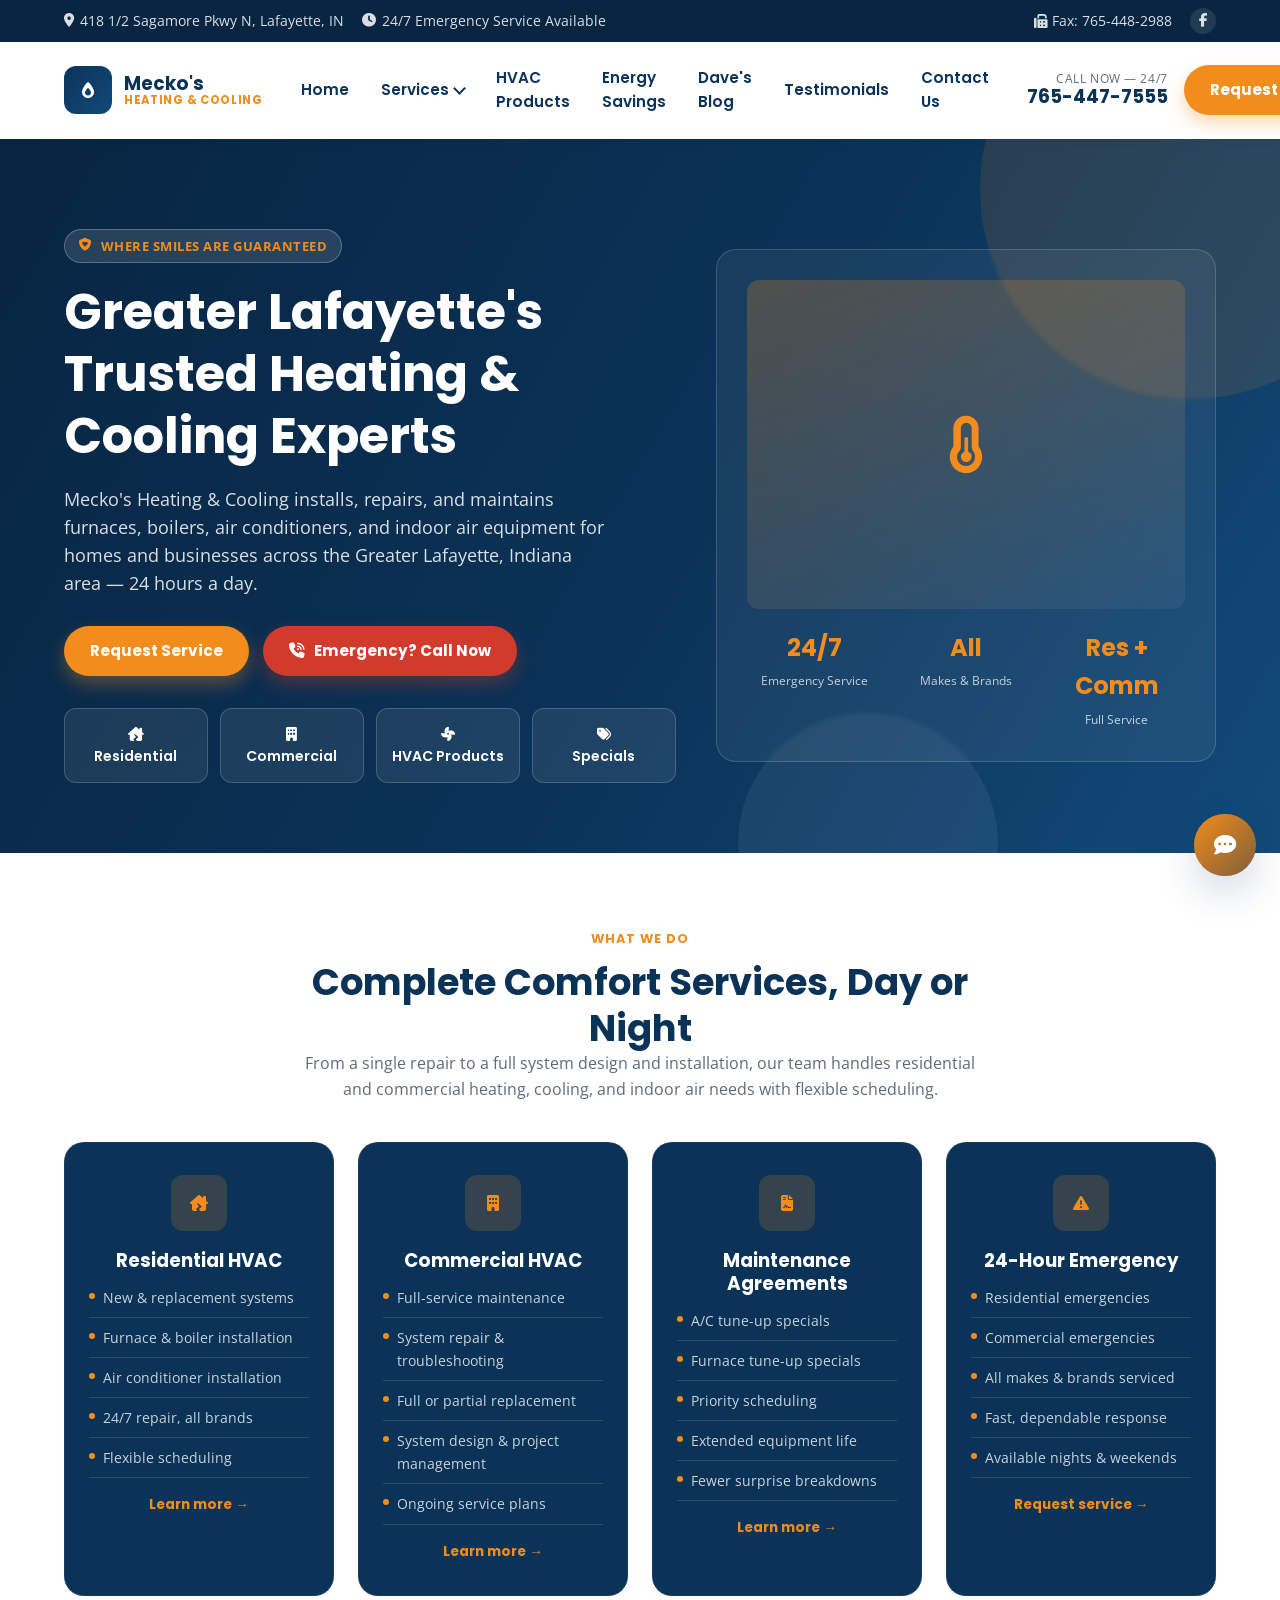
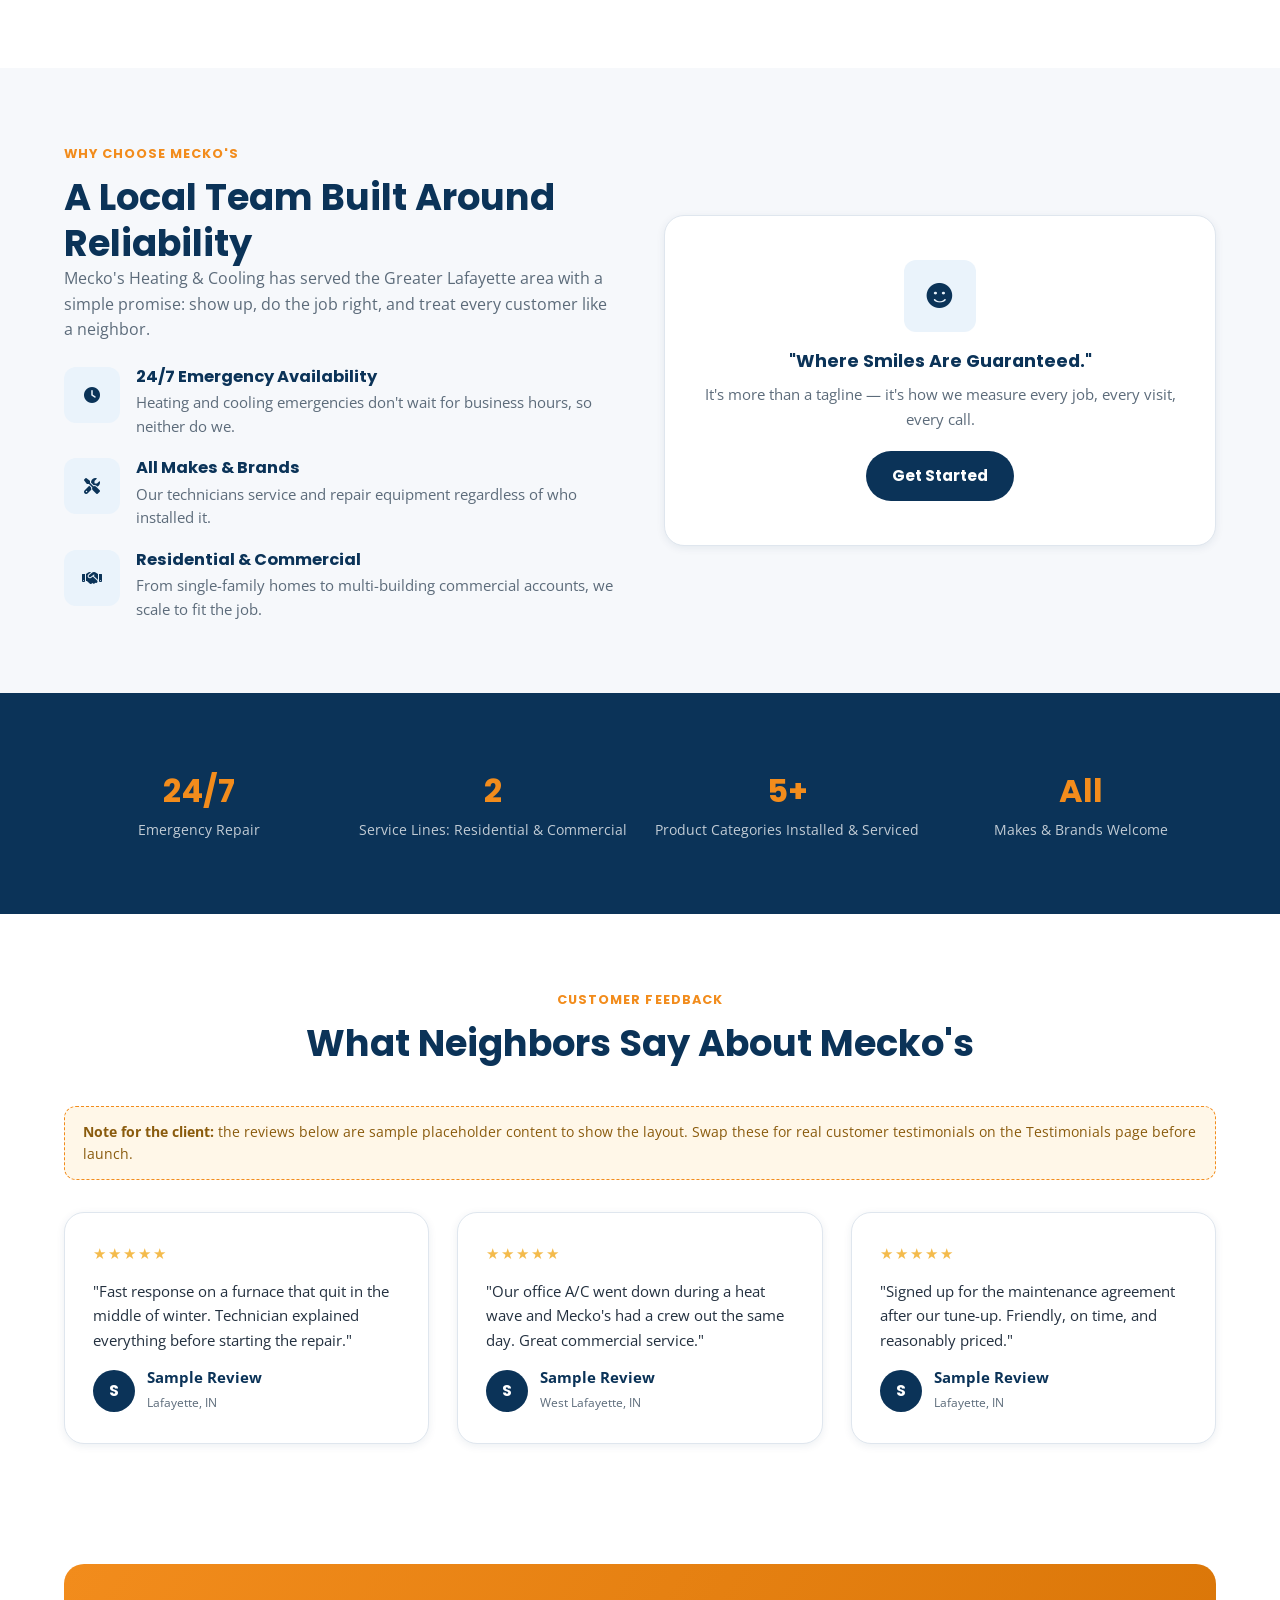
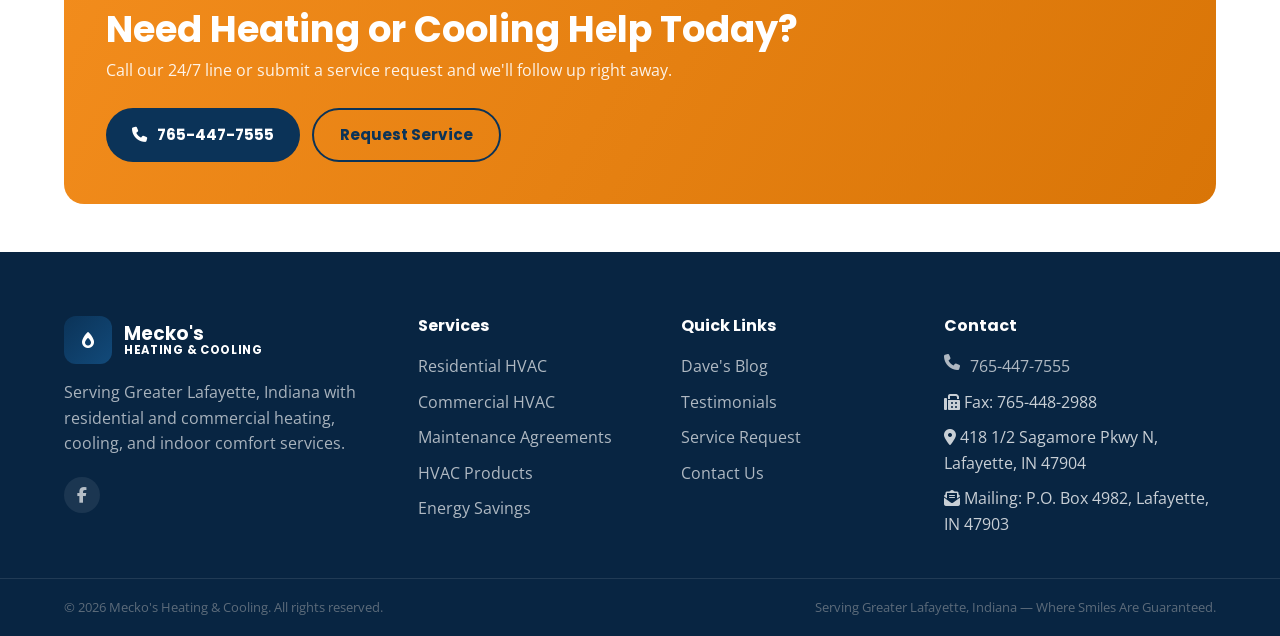
<file: index.html>
<!DOCTYPE html>
<html lang="en">
<head>
<meta charset="UTF-8" />
<meta name="viewport" content="width=device-width, initial-scale=1.0, viewport-fit=cover" />
<title>Mecko's Heating & Cooling | Greater Lafayette, IN HVAC Experts</title>
<meta name="description" content="Mecko's Heating & Cooling provides residential and commercial furnace, boiler, and A/C repair, installation, and maintenance in Greater Lafayette, Indiana. 24/7 emergency service." />
<link rel="preconnect" href="https://fonts.googleapis.com" />
<link rel="preconnect" href="https://fonts.gstatic.com" crossorigin />
<link href="https://fonts.googleapis.com/css2?family=Open+Sans:wght@400;600;700&family=Poppins:wght@600;700;800&display=swap" rel="stylesheet" />
<link rel="stylesheet" href="https://cdnjs.cloudflare.com/ajax/libs/font-awesome/6.5.1/css/all.min.css" />
<link rel="stylesheet" href="css/base.css" />
<link rel="stylesheet" href="css/layout.css" />
<link rel="stylesheet" href="css/components.css" />
<link rel="stylesheet" href="css/responsive.css" />
</head>
<body>
<a class="skip-link" href="#main">Skip to content</a>

<!-- ================= TOP BAR ================= -->
<div class="topbar">
  <div class="container">
    <div class="topbar__left">
      <span><i class="fa-solid fa-location-dot"></i> 418 1/2 Sagamore Pkwy N, Lafayette, IN</span>
      <span class="hide-mobile"><i class="fa-solid fa-clock"></i> 24/7 Emergency Service Available</span>
    </div>
    <div class="topbar__right">
      <span class="hide-mobile-sm"><i class="fa-solid fa-fax"></i> Fax: 765-448-2988</span>
      <div class="topbar__social">
        <a href="https://facebook.com/meckosheating" target="_blank" rel="noopener" aria-label="Mecko's on Facebook"><i class="fa-brands fa-facebook-f"></i></a>
      </div>
    </div>
  </div>
</div>

<!-- ================= HEADER / NAV ================= -->
<header class="site-header">
  <div class="container">
    <a href="index.html" class="logo">
      <span class="logo__mark"><i class="fa-solid fa-fire-flame-simple"></i></span>
      <span class="logo__text"><strong>Mecko's</strong><span>Heating &amp; Cooling</span></span>
    </a>

    <nav class="main-nav" aria-label="Main navigation">
      <ul>
        <li><a href="index.html" class="nav-link">Home</a></li>
        <li class="has-dropdown">
          <a href="services.html" class="nav-link">Services <span class="nav-caret"></span></a>
          <div class="dropdown">
            <a href="services.html#residential">Residential HVAC</a>
            <a href="services.html#commercial">Commercial HVAC</a>
            <a href="services.html#maintenance">Maintenance Agreements</a>
            <a href="services.html#emergency">24/7 Emergency Service</a>
          </div>
        </li>
        <li><a href="products.html" class="nav-link">HVAC Products</a></li>
        <li><a href="energy-savings.html" class="nav-link">Energy Savings</a></li>
        <li><a href="blog.html" class="nav-link">Dave's Blog</a></li>
        <li><a href="testimonials.html" class="nav-link">Testimonials</a></li>
        <li><a href="contact.html" class="nav-link">Contact Us</a></li>
      </ul>
      <div class="nav-mobile-cta">
        <a href="contact.html" class="btn btn-primary btn-block">Request Service</a>
      </div>
    </nav>

    <div class="header-cta">
      <div class="header-cta__phone">
        <small>Call Now — 24/7</small>
        <a href="tel:7654477555">765-447-7555</a>
      </div>
      <a href="contact.html" class="btn btn-primary">Request Service</a>
      <button class="nav-toggle" aria-label="Toggle menu" aria-expanded="false">
        <span></span><span></span><span></span>
      </button>
    </div>
  </div>
</header>
<div class="nav-backdrop"></div>

<main id="main">

  <!-- ================= HERO ================= -->
  <section class="hero">
    <div class="container">
      <div class="hero__copy">
        <span class="hero__eyebrow"><i class="fa-solid fa-shield-heart"></i> Where Smiles Are Guaranteed</span>
        <h1>Greater Lafayette's Trusted Heating &amp; Cooling Experts</h1>
        <p class="lead">Mecko's Heating &amp; Cooling installs, repairs, and maintains furnaces, boilers, air conditioners, and indoor air equipment for homes and businesses across the Greater Lafayette, Indiana area — 24 hours a day.</p>
        <div class="hero__actions">
          <a href="contact.html" class="btn btn-primary">Request Service</a>
          <a href="tel:7654477555" class="btn btn-emergency"><i class="fa-solid fa-phone-volume"></i> Emergency? Call Now</a>
        </div>
        <div class="hero__quicklinks">
          <a href="services.html#residential"><i class="fa-solid fa-house-chimney-crack"></i><br />Residential</a>
          <a href="services.html#commercial"><i class="fa-solid fa-building"></i><br />Commercial</a>
          <a href="products.html"><i class="fa-solid fa-fan"></i><br />HVAC Products</a>
          <a href="energy-savings.html"><i class="fa-solid fa-tags"></i><br />Specials</a>
        </div>
      </div>
      <div class="hero__panel">
        <div class="hero__panel-icon">
          <i class="fa-solid fa-temperature-half" style="font-size:3.6rem;color:#f28c1c;"></i>
        </div>
        <div class="hero__stats">
          <div><strong>24/7</strong><span>Emergency Service</span></div>
          <div><strong>All</strong><span>Makes &amp; Brands</span></div>
          <div><strong>Res +<br />Comm</strong><span>Full Service</span></div>
        </div>
      </div>
    </div>
  </section>

  <!-- ================= SERVICE CARDS ================= -->
  <section class="section">
    <div class="container">
      <div class="section-title center">
        <span class="eyebrow">What We Do</span>
        <h2>Complete Comfort Services, Day or Night</h2>
        <p>From a single repair to a full system design and installation, our team handles residential and commercial heating, cooling, and indoor air needs with flexible scheduling.</p>
      </div>
      <div class="service-cards">
        <article class="service-card">
          <div class="icon-badge"><i class="fa-solid fa-house-chimney-crack"></i></div>
          <h3>Residential HVAC</h3>
          <ul>
            <li>New &amp; replacement systems</li>
            <li>Furnace &amp; boiler installation</li>
            <li>Air conditioner installation</li>
            <li>24/7 repair, all brands</li>
            <li>Flexible scheduling</li>
          </ul>
          <a class="card-link" href="services.html#residential">Learn more &rarr;</a>
        </article>
        <article class="service-card">
          <div class="icon-badge"><i class="fa-solid fa-building"></i></div>
          <h3>Commercial HVAC</h3>
          <ul>
            <li>Full-service maintenance</li>
            <li>System repair &amp; troubleshooting</li>
            <li>Full or partial replacement</li>
            <li>System design &amp; project management</li>
            <li>Ongoing service plans</li>
          </ul>
          <a class="card-link" href="services.html#commercial">Learn more &rarr;</a>
        </article>
        <article class="service-card">
          <div class="icon-badge"><i class="fa-solid fa-file-contract"></i></div>
          <h3>Maintenance Agreements</h3>
          <ul>
            <li>A/C tune-up specials</li>
            <li>Furnace tune-up specials</li>
            <li>Priority scheduling</li>
            <li>Extended equipment life</li>
            <li>Fewer surprise breakdowns</li>
          </ul>
          <a class="card-link" href="energy-savings.html">Learn more &rarr;</a>
        </article>
        <article class="service-card">
          <div class="icon-badge"><i class="fa-solid fa-triangle-exclamation"></i></div>
          <h3>24-Hour Emergency</h3>
          <ul>
            <li>Residential emergencies</li>
            <li>Commercial emergencies</li>
            <li>All makes &amp; brands serviced</li>
            <li>Fast, dependable response</li>
            <li>Available nights &amp; weekends</li>
          </ul>
          <a class="card-link" href="contact.html">Request service &rarr;</a>
        </article>
      </div>
    </div>
  </section>

  <!-- ================= WHY CHOOSE US ================= -->
  <section class="section bg-off-white">
    <div class="container split">
      <div>
        <span class="eyebrow">Why Choose Mecko's</span>
        <h2>A Local Team Built Around Reliability</h2>
        <p style="margin-bottom:24px;">Mecko's Heating &amp; Cooling has served the Greater Lafayette area with a simple promise: show up, do the job right, and treat every customer like a neighbor.</p>
        <div class="feature-list">
          <div class="feature-item">
            <div class="icon-badge"><i class="fa-solid fa-clock"></i></div>
            <div>
              <h4>24/7 Emergency Availability</h4>
              <p>Heating and cooling emergencies don't wait for business hours, so neither do we.</p>
            </div>
          </div>
          <div class="feature-item">
            <div class="icon-badge"><i class="fa-solid fa-screwdriver-wrench"></i></div>
            <div>
              <h4>All Makes &amp; Brands</h4>
              <p>Our technicians service and repair equipment regardless of who installed it.</p>
            </div>
          </div>
          <div class="feature-item">
            <div class="icon-badge"><i class="fa-solid fa-handshake"></i></div>
            <div>
              <h4>Residential &amp; Commercial</h4>
              <p>From single-family homes to multi-building commercial accounts, we scale to fit the job.</p>
            </div>
          </div>
        </div>
      </div>
      <div class="split__media">
        <div class="card" style="text-align:center;padding:44px 28px;">
          <div class="icon-badge" style="margin-inline:auto;width:72px;height:72px;font-size:1.6rem;"><i class="fa-solid fa-smile"></i></div>
          <h3 style="margin-top:18px;">"Where Smiles Are Guaranteed."</h3>
          <p style="margin-top:10px;">It's more than a tagline — it's how we measure every job, every visit, every call.</p>
          <a href="contact.html" class="btn btn-navy" style="margin-top:20px;">Get Started</a>
        </div>
      </div>
    </div>
  </section>

  <!-- ================= STATS / CTA STRIP ================= -->
  <section class="section bg-navy">
    <div class="container">
      <div class="stats-strip">
        <div><strong>24/7</strong><span>Emergency Repair</span></div>
        <div><strong>2</strong><span>Service Lines: Residential &amp; Commercial</span></div>
        <div><strong>5+</strong><span>Product Categories Installed &amp; Serviced</span></div>
        <div><strong>All</strong><span>Makes &amp; Brands Welcome</span></div>
      </div>
    </div>
  </section>

  <!-- ================= TESTIMONIAL PREVIEW ================= -->
  <section class="section">
    <div class="container">
      <div class="section-title center">
        <span class="eyebrow">Customer Feedback</span>
        <h2>What Neighbors Say About Mecko's</h2>
      </div>
      <div class="placeholder-note">
        <strong>Note for the client:</strong> the reviews below are sample placeholder content to show the layout. Swap these for real customer testimonials on the <a href="testimonials.html">Testimonials page</a> before launch.
      </div>
      <div class="grid grid-3">
        <div class="testimonial-card">
          <div class="stars">&#9733;&#9733;&#9733;&#9733;&#9733;</div>
          <p class="quote">"Fast response on a furnace that quit in the middle of winter. Technician explained everything before starting the repair."</p>
          <div class="author">
            <div class="avatar">S</div>
            <div><strong>Sample Review</strong><span>Lafayette, IN</span></div>
          </div>
        </div>
        <div class="testimonial-card">
          <div class="stars">&#9733;&#9733;&#9733;&#9733;&#9733;</div>
          <p class="quote">"Our office A/C went down during a heat wave and Mecko's had a crew out the same day. Great commercial service."</p>
          <div class="author">
            <div class="avatar">S</div>
            <div><strong>Sample Review</strong><span>West Lafayette, IN</span></div>
          </div>
        </div>
        <div class="testimonial-card">
          <div class="stars">&#9733;&#9733;&#9733;&#9733;&#9733;</div>
          <p class="quote">"Signed up for the maintenance agreement after our tune-up. Friendly, on time, and reasonably priced."</p>
          <div class="author">
            <div class="avatar">S</div>
            <div><strong>Sample Review</strong><span>Lafayette, IN</span></div>
          </div>
        </div>
      </div>
    </div>
  </section>

  <!-- ================= CTA BANNER ================= -->
  <section class="section-tight">
    <div class="container">
      <div class="cta-banner">
        <div>
          <h2>Need Heating or Cooling Help Today?</h2>
          <p>Call our 24/7 line or submit a service request and we'll follow up right away.</p>
        </div>
        <div style="display:flex;gap:12px;flex-wrap:wrap;">
          <a href="tel:7654477555" class="btn btn-navy"><i class="fa-solid fa-phone"></i> 765-447-7555</a>
          <a href="contact.html" class="btn btn-outline" style="color:#0b3358;border-color:#0b3358;">Request Service</a>
        </div>
      </div>
    </div>
  </section>

</main>

<!-- ================= FOOTER ================= -->
<footer class="site-footer">
  <div class="footer-top">
    <div class="container footer-grid">
      <div class="footer-col footer-brand">
        <a href="index.html" class="logo">
          <span class="logo__mark"><i class="fa-solid fa-fire-flame-simple"></i></span>
          <span class="logo__text"><strong>Mecko's</strong><span>Heating &amp; Cooling</span></span>
        </a>
        <p>Serving Greater Lafayette, Indiana with residential and commercial heating, cooling, and indoor comfort services.</p>
        <div class="footer-social">
          <a href="https://facebook.com/meckosheating" target="_blank" rel="noopener" aria-label="Facebook"><i class="fa-brands fa-facebook-f"></i></a>
        </div>
      </div>
      <div class="footer-col">
        <h4>Services</h4>
        <ul>
          <li><a href="services.html#residential">Residential HVAC</a></li>
          <li><a href="services.html#commercial">Commercial HVAC</a></li>
          <li><a href="services.html#maintenance">Maintenance Agreements</a></li>
          <li><a href="products.html">HVAC Products</a></li>
          <li><a href="energy-savings.html">Energy Savings</a></li>
        </ul>
      </div>
      <div class="footer-col">
        <h4>Quick Links</h4>
        <ul>
          <li><a href="blog.html">Dave's Blog</a></li>
          <li><a href="testimonials.html">Testimonials</a></li>
          <li><a href="contact.html">Service Request</a></li>
          <li><a href="contact.html">Contact Us</a></li>
        </ul>
      </div>
      <div class="footer-col">
        <h4>Contact</h4>
        <address>
          <a href="tel:7654477555"><i class="fa-solid fa-phone"></i> 765-447-7555</a>
          <span><i class="fa-solid fa-fax"></i> Fax: 765-448-2988</span>
          <span><i class="fa-solid fa-location-dot"></i> 418 1/2 Sagamore Pkwy N, Lafayette, IN 47904</span>
          <span><i class="fa-solid fa-envelope-open-text"></i> Mailing: P.O. Box 4982, Lafayette, IN 47903</span>
        </address>
      </div>
    </div>
  </div>
  <div class="footer-bottom">
    <div class="container">
      <p>&copy; <span id="year"></span> Mecko's Heating &amp; Cooling. All rights reserved.</p>
      <p>Serving Greater Lafayette, Indiana — Where Smiles Are Guaranteed.</p>
    </div>
  </div>
</footer>

<!-- ================= AI ASSISTANT (placeholder entry point) ================= -->
<div class="ai-assistant-launcher" role="button" tabindex="0" aria-label="Open AI assistant" aria-expanded="false">
  <span class="pulse"></span>
  <i class="fa-solid fa-comment-dots" style="position:relative;z-index:1;font-size:1.4rem;"></i>
</div>
<div class="ai-assistant-panel" aria-hidden="true">
  <div class="ai-assistant-panel__header">
    <div>
      <h4>Mecko's Assistant</h4>
      <span>Prepared for future AI integration</span>
    </div>
    <button class="ai-assistant-panel__close" aria-label="Close assistant">&times;</button>
  </div>
  <div class="ai-assistant-panel__body">
    <span class="badge-soon">Coming soon</span>
    <p>This assistant panel is a placeholder UI, ready for a future AI backend. For real help right now, call us at <a href="tel:7654477555">765-447-7555</a>.</p>
  </div>
  <form class="ai-assistant-panel__input" data-demo="true">
    <input type="text" placeholder="Type a message..." aria-label="Message" />
    <button type="submit" aria-label="Send"><i class="fa-solid fa-paper-plane"></i></button>
  </form>
</div>

<script src="js/main.js"></script>
<script src="js/ai-assistant.js"></script>
<script>document.getElementById('year').textContent = new Date().getFullYear();</script>
</body>
</html>
</file>
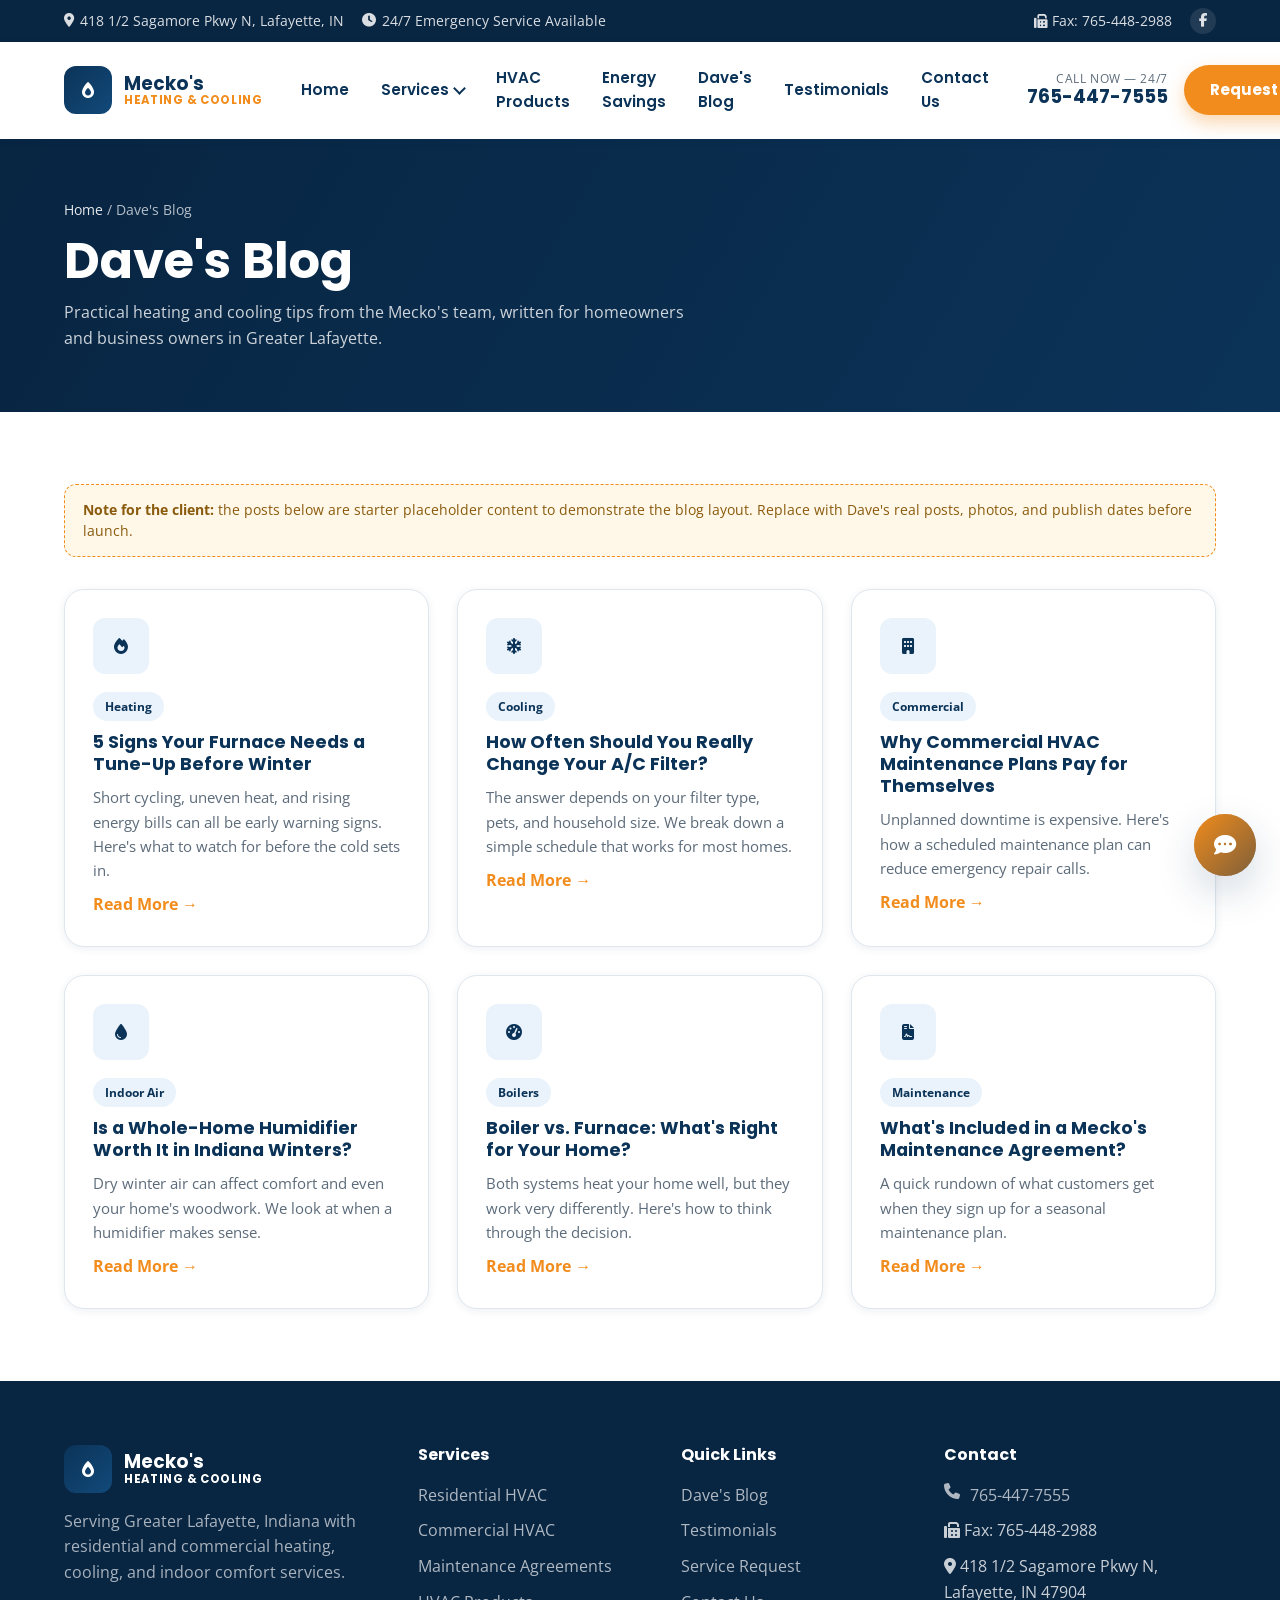
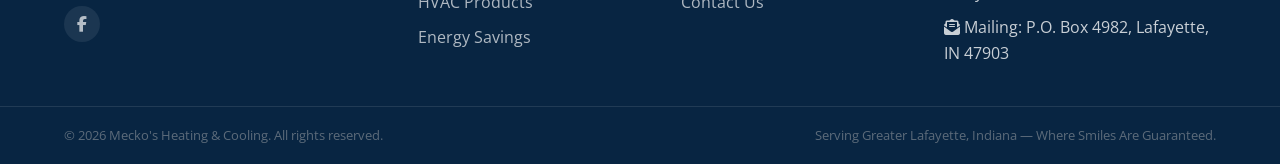
<file: blog.html>
<!DOCTYPE html>
<html lang="en">
<head>
<meta charset="UTF-8" />
<meta name="viewport" content="width=device-width, initial-scale=1.0, viewport-fit=cover" />
<title>Dave's Blog | Mecko's Heating & Cooling</title>
<meta name="description" content="Heating and cooling tips from the team at Mecko's Heating & Cooling in Greater Lafayette, IN." />
<link rel="preconnect" href="https://fonts.googleapis.com" />
<link rel="preconnect" href="https://fonts.gstatic.com" crossorigin />
<link href="https://fonts.googleapis.com/css2?family=Open+Sans:wght@400;600;700&family=Poppins:wght@600;700;800&display=swap" rel="stylesheet" />
<link rel="stylesheet" href="https://cdnjs.cloudflare.com/ajax/libs/font-awesome/6.5.1/css/all.min.css" />
<link rel="stylesheet" href="css/base.css" />
<link rel="stylesheet" href="css/layout.css" />
<link rel="stylesheet" href="css/components.css" />
<link rel="stylesheet" href="css/responsive.css" />
</head>
<body>
<a class="skip-link" href="#main">Skip to content</a>

<div class="topbar">
  <div class="container">
    <div class="topbar__left">
      <span><i class="fa-solid fa-location-dot"></i> 418 1/2 Sagamore Pkwy N, Lafayette, IN</span>
      <span class="hide-mobile"><i class="fa-solid fa-clock"></i> 24/7 Emergency Service Available</span>
    </div>
    <div class="topbar__right">
      <span class="hide-mobile-sm"><i class="fa-solid fa-fax"></i> Fax: 765-448-2988</span>
      <div class="topbar__social">
        <a href="https://facebook.com/meckosheating" target="_blank" rel="noopener" aria-label="Mecko's on Facebook"><i class="fa-brands fa-facebook-f"></i></a>
      </div>
    </div>
  </div>
</div>

<header class="site-header">
  <div class="container">
    <a href="index.html" class="logo">
      <span class="logo__mark"><i class="fa-solid fa-fire-flame-simple"></i></span>
      <span class="logo__text"><strong>Mecko's</strong><span>Heating &amp; Cooling</span></span>
    </a>
    <nav class="main-nav" aria-label="Main navigation">
      <ul>
        <li><a href="index.html" class="nav-link">Home</a></li>
        <li class="has-dropdown">
          <a href="services.html" class="nav-link">Services <span class="nav-caret"></span></a>
          <div class="dropdown">
            <a href="services.html#residential">Residential HVAC</a>
            <a href="services.html#commercial">Commercial HVAC</a>
            <a href="services.html#maintenance">Maintenance Agreements</a>
            <a href="services.html#emergency">24/7 Emergency Service</a>
          </div>
        </li>
        <li><a href="products.html" class="nav-link">HVAC Products</a></li>
        <li><a href="energy-savings.html" class="nav-link">Energy Savings</a></li>
        <li><a href="blog.html" class="nav-link">Dave's Blog</a></li>
        <li><a href="testimonials.html" class="nav-link">Testimonials</a></li>
        <li><a href="contact.html" class="nav-link">Contact Us</a></li>
      </ul>
      <div class="nav-mobile-cta">
        <a href="contact.html" class="btn btn-primary btn-block">Request Service</a>
      </div>
    </nav>
    <div class="header-cta">
      <div class="header-cta__phone">
        <small>Call Now — 24/7</small>
        <a href="tel:7654477555">765-447-7555</a>
      </div>
      <a href="contact.html" class="btn btn-primary">Request Service</a>
      <button class="nav-toggle" aria-label="Toggle menu" aria-expanded="false">
        <span></span><span></span><span></span>
      </button>
    </div>
  </div>
</header>
<div class="nav-backdrop"></div>

<main id="main">

  <section class="page-hero">
    <div class="container">
      <p class="breadcrumbs"><a href="index.html">Home</a> / Dave's Blog</p>
      <h1>Dave's Blog</h1>
      <p>Practical heating and cooling tips from the Mecko's team, written for homeowners and business owners in Greater Lafayette.</p>
    </div>
  </section>

  <section class="section">
    <div class="container">
      <div class="placeholder-note">
        <strong>Note for the client:</strong> the posts below are starter placeholder content to demonstrate the blog layout. Replace with Dave's real posts, photos, and publish dates before launch.
      </div>

      <div class="grid grid-3">
        <article class="card">
          <div class="icon-badge"><i class="fa-solid fa-fire"></i></div>
          <span class="tag" style="margin-bottom:10px;display:inline-block;">Heating</span>
          <h3>5 Signs Your Furnace Needs a Tune-Up Before Winter</h3>
          <p>Short cycling, uneven heat, and rising energy bills can all be early warning signs. Here's what to watch for before the cold sets in.</p>
          <a href="#" class="card-link" style="color:var(--color-orange);font-weight:700;display:inline-block;margin-top:10px;">Read More &rarr;</a>
        </article>

        <article class="card">
          <div class="icon-badge"><i class="fa-solid fa-snowflake"></i></div>
          <span class="tag" style="margin-bottom:10px;display:inline-block;">Cooling</span>
          <h3>How Often Should You Really Change Your A/C Filter?</h3>
          <p>The answer depends on your filter type, pets, and household size. We break down a simple schedule that works for most homes.</p>
          <a href="#" class="card-link" style="color:var(--color-orange);font-weight:700;display:inline-block;margin-top:10px;">Read More &rarr;</a>
        </article>

        <article class="card">
          <div class="icon-badge"><i class="fa-solid fa-building"></i></div>
          <span class="tag" style="margin-bottom:10px;display:inline-block;">Commercial</span>
          <h3>Why Commercial HVAC Maintenance Plans Pay for Themselves</h3>
          <p>Unplanned downtime is expensive. Here's how a scheduled maintenance plan can reduce emergency repair calls.</p>
          <a href="#" class="card-link" style="color:var(--color-orange);font-weight:700;display:inline-block;margin-top:10px;">Read More &rarr;</a>
        </article>

        <article class="card">
          <div class="icon-badge"><i class="fa-solid fa-droplet"></i></div>
          <span class="tag" style="margin-bottom:10px;display:inline-block;">Indoor Air</span>
          <h3>Is a Whole-Home Humidifier Worth It in Indiana Winters?</h3>
          <p>Dry winter air can affect comfort and even your home's woodwork. We look at when a humidifier makes sense.</p>
          <a href="#" class="card-link" style="color:var(--color-orange);font-weight:700;display:inline-block;margin-top:10px;">Read More &rarr;</a>
        </article>

        <article class="card">
          <div class="icon-badge"><i class="fa-solid fa-gauge-high"></i></div>
          <span class="tag" style="margin-bottom:10px;display:inline-block;">Boilers</span>
          <h3>Boiler vs. Furnace: What's Right for Your Home?</h3>
          <p>Both systems heat your home well, but they work very differently. Here's how to think through the decision.</p>
          <a href="#" class="card-link" style="color:var(--color-orange);font-weight:700;display:inline-block;margin-top:10px;">Read More &rarr;</a>
        </article>

        <article class="card">
          <div class="icon-badge"><i class="fa-solid fa-file-contract"></i></div>
          <span class="tag" style="margin-bottom:10px;display:inline-block;">Maintenance</span>
          <h3>What's Included in a Mecko's Maintenance Agreement?</h3>
          <p>A quick rundown of what customers get when they sign up for a seasonal maintenance plan.</p>
          <a href="#" class="card-link" style="color:var(--color-orange);font-weight:700;display:inline-block;margin-top:10px;">Read More &rarr;</a>
        </article>
      </div>
    </div>
  </section>

</main>

<footer class="site-footer">
  <div class="footer-top">
    <div class="container footer-grid">
      <div class="footer-col footer-brand">
        <a href="index.html" class="logo">
          <span class="logo__mark"><i class="fa-solid fa-fire-flame-simple"></i></span>
          <span class="logo__text"><strong>Mecko's</strong><span>Heating &amp; Cooling</span></span>
        </a>
        <p>Serving Greater Lafayette, Indiana with residential and commercial heating, cooling, and indoor comfort services.</p>
        <div class="footer-social">
          <a href="https://facebook.com/meckosheating" target="_blank" rel="noopener" aria-label="Facebook"><i class="fa-brands fa-facebook-f"></i></a>
        </div>
      </div>
      <div class="footer-col">
        <h4>Services</h4>
        <ul>
          <li><a href="services.html#residential">Residential HVAC</a></li>
          <li><a href="services.html#commercial">Commercial HVAC</a></li>
          <li><a href="services.html#maintenance">Maintenance Agreements</a></li>
          <li><a href="products.html">HVAC Products</a></li>
          <li><a href="energy-savings.html">Energy Savings</a></li>
        </ul>
      </div>
      <div class="footer-col">
        <h4>Quick Links</h4>
        <ul>
          <li><a href="blog.html">Dave's Blog</a></li>
          <li><a href="testimonials.html">Testimonials</a></li>
          <li><a href="contact.html">Service Request</a></li>
          <li><a href="contact.html">Contact Us</a></li>
        </ul>
      </div>
      <div class="footer-col">
        <h4>Contact</h4>
        <address>
          <a href="tel:7654477555"><i class="fa-solid fa-phone"></i> 765-447-7555</a>
          <span><i class="fa-solid fa-fax"></i> Fax: 765-448-2988</span>
          <span><i class="fa-solid fa-location-dot"></i> 418 1/2 Sagamore Pkwy N, Lafayette, IN 47904</span>
          <span><i class="fa-solid fa-envelope-open-text"></i> Mailing: P.O. Box 4982, Lafayette, IN 47903</span>
        </address>
      </div>
    </div>
  </div>
  <div class="footer-bottom">
    <div class="container">
      <p>&copy; <span id="year"></span> Mecko's Heating &amp; Cooling. All rights reserved.</p>
      <p>Serving Greater Lafayette, Indiana — Where Smiles Are Guaranteed.</p>
    </div>
  </div>
</footer>

<div class="ai-assistant-launcher" role="button" tabindex="0" aria-label="Open AI assistant" aria-expanded="false">
  <span class="pulse"></span>
  <i class="fa-solid fa-comment-dots" style="position:relative;z-index:1;font-size:1.4rem;"></i>
</div>
<div class="ai-assistant-panel" aria-hidden="true">
  <div class="ai-assistant-panel__header">
    <div>
      <h4>Mecko's Assistant</h4>
      <span>Prepared for future AI integration</span>
    </div>
    <button class="ai-assistant-panel__close" aria-label="Close assistant">&times;</button>
  </div>
  <div class="ai-assistant-panel__body">
    <span class="badge-soon">Coming soon</span>
    <p>This assistant panel is a placeholder UI, ready for a future AI backend. For real help right now, call us at <a href="tel:7654477555">765-447-7555</a>.</p>
  </div>
  <form class="ai-assistant-panel__input" data-demo="true">
    <input type="text" placeholder="Type a message..." aria-label="Message" />
    <button type="submit" aria-label="Send"><i class="fa-solid fa-paper-plane"></i></button>
  </form>
</div>

<script src="js/main.js"></script>
<script src="js/ai-assistant.js"></script>
<script>document.getElementById('year').textContent = new Date().getFullYear();</script>
</body>
</html>
</file>
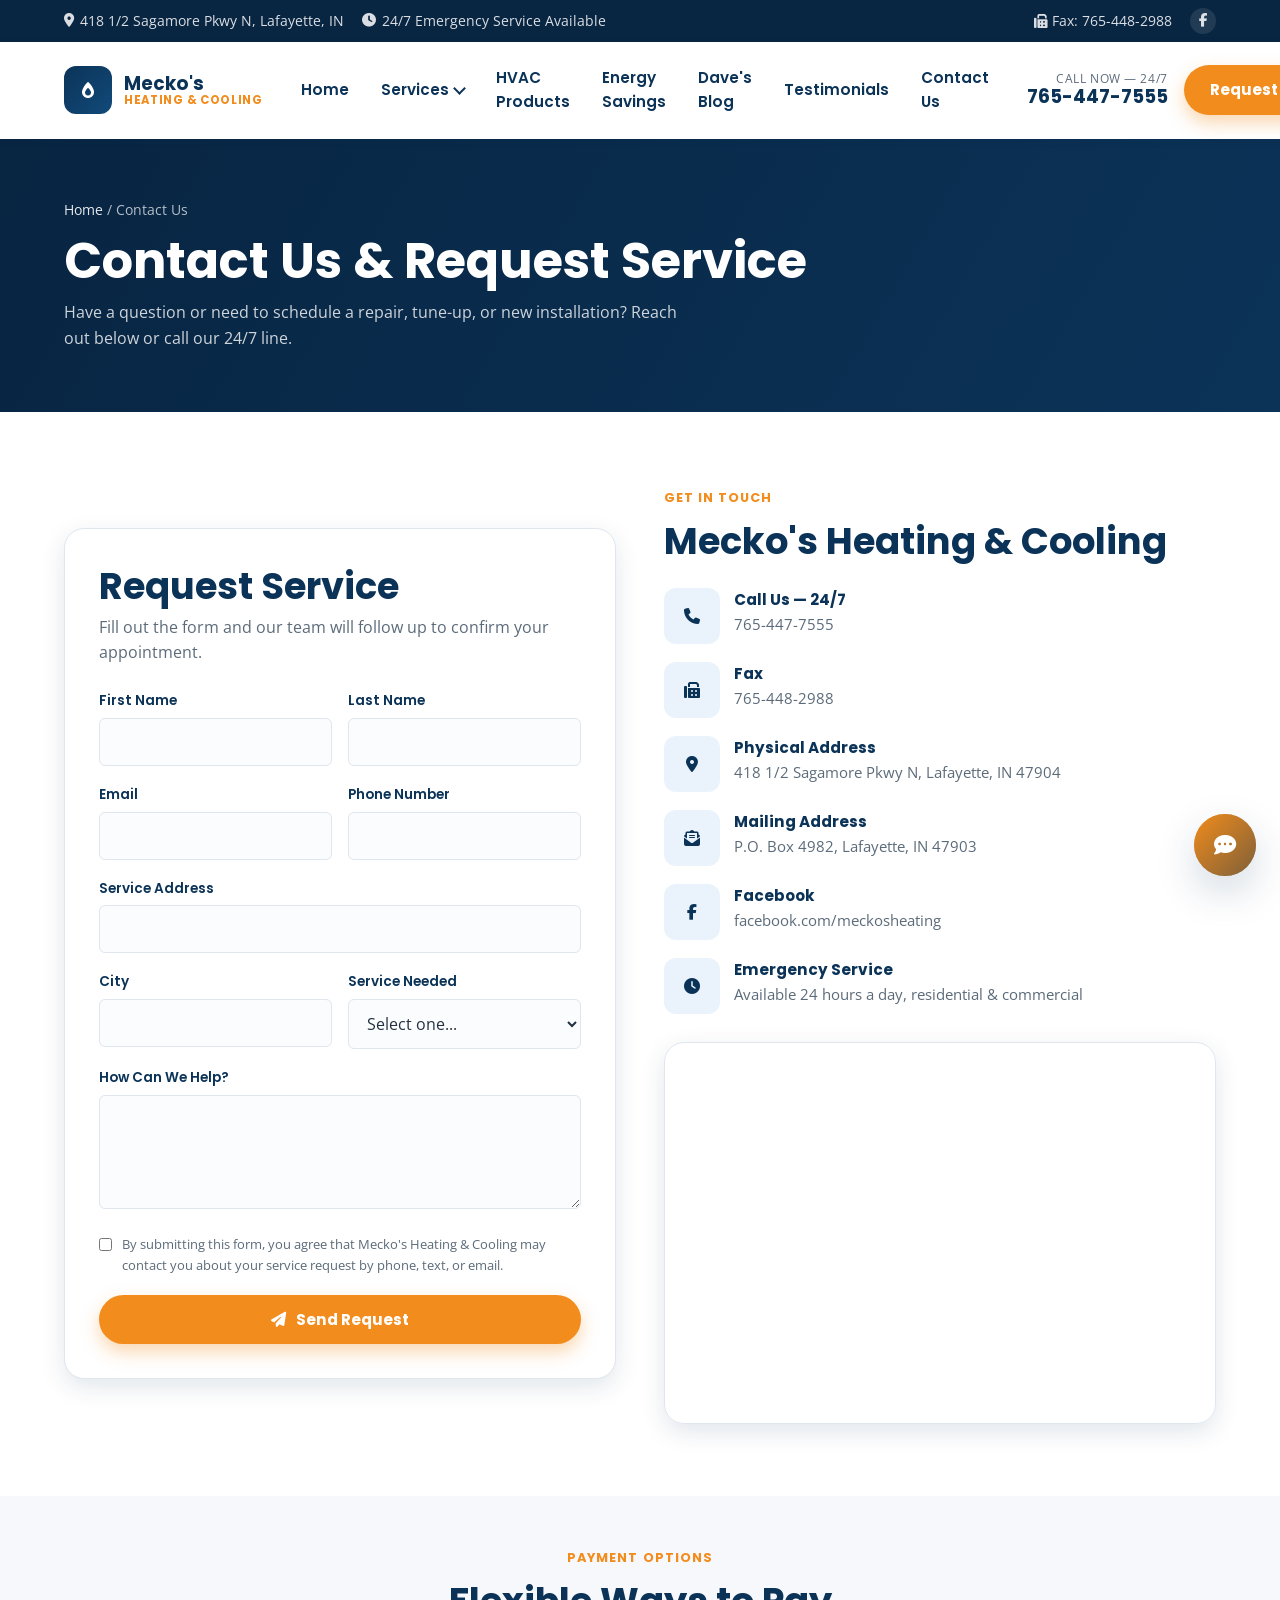
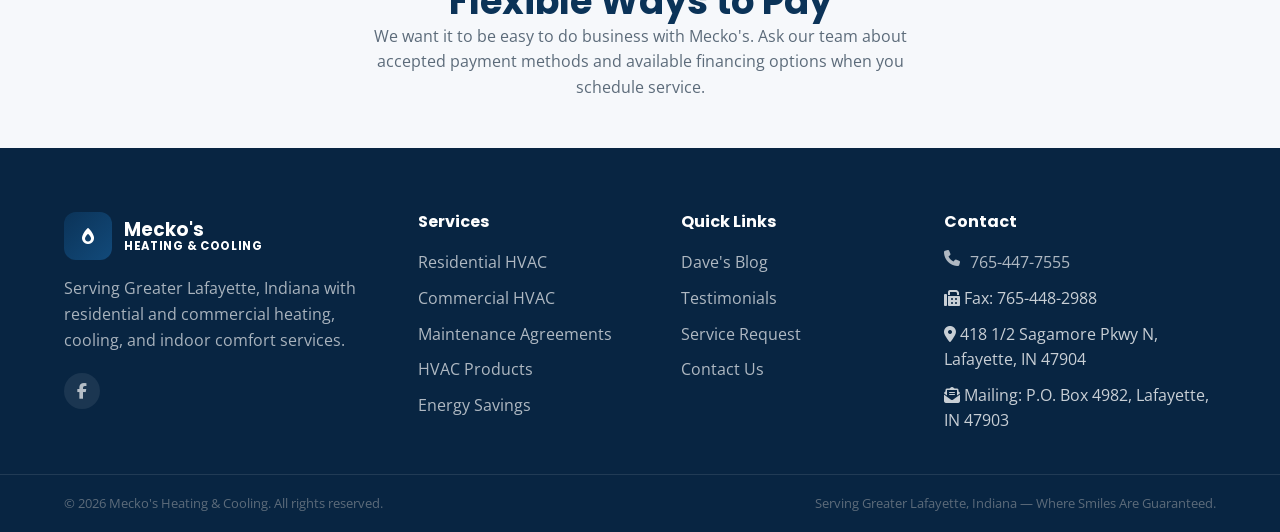
<file: contact.html>
<!DOCTYPE html>
<html lang="en">
<head>
<meta charset="UTF-8" />
<meta name="viewport" content="width=device-width, initial-scale=1.0, viewport-fit=cover" />
<title>Contact Us & Service Request | Mecko's Heating & Cooling</title>
<meta name="description" content="Contact Mecko's Heating & Cooling or request service online. Serving Greater Lafayette, Indiana with 24/7 emergency heating and cooling repair." />
<link rel="preconnect" href="https://fonts.googleapis.com" />
<link rel="preconnect" href="https://fonts.gstatic.com" crossorigin />
<link href="https://fonts.googleapis.com/css2?family=Open+Sans:wght@400;600;700&family=Poppins:wght@600;700;800&display=swap" rel="stylesheet" />
<link rel="stylesheet" href="https://cdnjs.cloudflare.com/ajax/libs/font-awesome/6.5.1/css/all.min.css" />
<link rel="stylesheet" href="css/base.css" />
<link rel="stylesheet" href="css/layout.css" />
<link rel="stylesheet" href="css/components.css" />
<link rel="stylesheet" href="css/responsive.css" />
</head>
<body>
<a class="skip-link" href="#main">Skip to content</a>

<div class="topbar">
  <div class="container">
    <div class="topbar__left">
      <span><i class="fa-solid fa-location-dot"></i> 418 1/2 Sagamore Pkwy N, Lafayette, IN</span>
      <span class="hide-mobile"><i class="fa-solid fa-clock"></i> 24/7 Emergency Service Available</span>
    </div>
    <div class="topbar__right">
      <span class="hide-mobile-sm"><i class="fa-solid fa-fax"></i> Fax: 765-448-2988</span>
      <div class="topbar__social">
        <a href="https://facebook.com/meckosheating" target="_blank" rel="noopener" aria-label="Mecko's on Facebook"><i class="fa-brands fa-facebook-f"></i></a>
      </div>
    </div>
  </div>
</div>

<header class="site-header">
  <div class="container">
    <a href="index.html" class="logo">
      <span class="logo__mark"><i class="fa-solid fa-fire-flame-simple"></i></span>
      <span class="logo__text"><strong>Mecko's</strong><span>Heating &amp; Cooling</span></span>
    </a>
    <nav class="main-nav" aria-label="Main navigation">
      <ul>
        <li><a href="index.html" class="nav-link">Home</a></li>
        <li class="has-dropdown">
          <a href="services.html" class="nav-link">Services <span class="nav-caret"></span></a>
          <div class="dropdown">
            <a href="services.html#residential">Residential HVAC</a>
            <a href="services.html#commercial">Commercial HVAC</a>
            <a href="services.html#maintenance">Maintenance Agreements</a>
            <a href="services.html#emergency">24/7 Emergency Service</a>
          </div>
        </li>
        <li><a href="products.html" class="nav-link">HVAC Products</a></li>
        <li><a href="energy-savings.html" class="nav-link">Energy Savings</a></li>
        <li><a href="blog.html" class="nav-link">Dave's Blog</a></li>
        <li><a href="testimonials.html" class="nav-link">Testimonials</a></li>
        <li><a href="contact.html" class="nav-link">Contact Us</a></li>
      </ul>
      <div class="nav-mobile-cta">
        <a href="contact.html" class="btn btn-primary btn-block">Request Service</a>
      </div>
    </nav>
    <div class="header-cta">
      <div class="header-cta__phone">
        <small>Call Now — 24/7</small>
        <a href="tel:7654477555">765-447-7555</a>
      </div>
      <a href="contact.html" class="btn btn-primary">Request Service</a>
      <button class="nav-toggle" aria-label="Toggle menu" aria-expanded="false">
        <span></span><span></span><span></span>
      </button>
    </div>
  </div>
</header>
<div class="nav-backdrop"></div>

<main id="main">

  <section class="page-hero">
    <div class="container">
      <p class="breadcrumbs"><a href="index.html">Home</a> / Contact Us</p>
      <h1>Contact Us &amp; Request Service</h1>
      <p>Have a question or need to schedule a repair, tune-up, or new installation? Reach out below or call our 24/7 line.</p>
    </div>
  </section>

  <!-- ================= CONTACT + FORM ================= -->
  <section class="section">
    <div class="container split">

      <div class="form-card">
        <h2 style="margin-bottom:6px;">Request Service</h2>
        <p style="margin-bottom:24px;">Fill out the form and our team will follow up to confirm your appointment.</p>
        <form data-validate novalidate>
          <div class="form-row">
            <div class="form-group">
              <label for="firstName">First Name</label>
              <input type="text" id="firstName" name="firstName" required />
            </div>
            <div class="form-group">
              <label for="lastName">Last Name</label>
              <input type="text" id="lastName" name="lastName" required />
            </div>
          </div>
          <div class="form-row">
            <div class="form-group">
              <label for="email">Email</label>
              <input type="email" id="email" name="email" required />
            </div>
            <div class="form-group">
              <label for="phone">Phone Number</label>
              <input type="tel" id="phone" name="phone" required />
            </div>
          </div>
          <div class="form-group">
            <label for="address">Service Address</label>
            <input type="text" id="address" name="address" required />
          </div>
          <div class="form-row">
            <div class="form-group">
              <label for="city">City</label>
              <input type="text" id="city" name="city" required />
            </div>
            <div class="form-group">
              <label for="serviceType">Service Needed</label>
              <select id="serviceType" name="serviceType" required>
                <option value="">Select one...</option>
                <option value="residential-repair">Residential Repair</option>
                <option value="residential-install">Residential Installation</option>
                <option value="commercial">Commercial Service</option>
                <option value="maintenance">Maintenance Agreement</option>
                <option value="emergency">24/7 Emergency</option>
                <option value="other">Other</option>
              </select>
            </div>
          </div>
          <div class="form-group">
            <label for="message">How Can We Help?</label>
            <textarea id="message" name="message" rows="4" required></textarea>
          </div>
          <div class="form-checkbox">
            <input type="checkbox" id="consent" name="consent" required />
            <label for="consent">By submitting this form, you agree that Mecko's Heating &amp; Cooling may contact you about your service request by phone, text, or email.</label>
          </div>
          <button type="submit" class="btn btn-primary btn-block">
            <i class="fa-solid fa-paper-plane"></i> Send Request
          </button>
        </form>
      </div>

      <div>
        <span class="eyebrow">Get In Touch</span>
        <h2 style="margin-bottom:24px;">Mecko's Heating &amp; Cooling</h2>
        <div class="info-list">
          <div class="info-item">
            <div class="icon-badge"><i class="fa-solid fa-phone"></i></div>
            <div><strong>Call Us — 24/7</strong><a href="tel:7654477555">765-447-7555</a></div>
          </div>
          <div class="info-item">
            <div class="icon-badge"><i class="fa-solid fa-fax"></i></div>
            <div><strong>Fax</strong><span>765-448-2988</span></div>
          </div>
          <div class="info-item">
            <div class="icon-badge"><i class="fa-solid fa-location-dot"></i></div>
            <div><strong>Physical Address</strong><span>418 1/2 Sagamore Pkwy N, Lafayette, IN 47904</span></div>
          </div>
          <div class="info-item">
            <div class="icon-badge"><i class="fa-solid fa-envelope-open-text"></i></div>
            <div><strong>Mailing Address</strong><span>P.O. Box 4982, Lafayette, IN 47903</span></div>
          </div>
          <div class="info-item">
            <div class="icon-badge"><i class="fa-brands fa-facebook-f"></i></div>
            <div><strong>Facebook</strong><a href="https://facebook.com/meckosheating" target="_blank" rel="noopener">facebook.com/meckosheating</a></div>
          </div>
          <div class="info-item">
            <div class="icon-badge"><i class="fa-solid fa-clock"></i></div>
            <div><strong>Emergency Service</strong><span>Available 24 hours a day, residential &amp; commercial</span></div>
          </div>
        </div>

        <div class="map-embed" style="margin-top:28px;">
          <iframe
            src="https://www.google.com/maps?q=418+1/2+Sagamore+Pkwy+N,+Lafayette,+IN+47904&output=embed"
            loading="lazy"
            referrerpolicy="no-referrer-when-downgrade"
            title="Mecko's Heating & Cooling location map">
          </iframe>
        </div>
      </div>
    </div>
  </section>

  <!-- ================= PAYMENT NOTE ================= -->
  <section class="section-tight bg-off-white">
    <div class="container text-center">
      <span class="eyebrow">Payment Options</span>
      <h2>Flexible Ways to Pay</h2>
      <p style="max-width:560px;margin-inline:auto;">We want it to be easy to do business with Mecko's. Ask our team about accepted payment methods and available financing options when you schedule service.</p>
    </div>
  </section>

</main>

<footer class="site-footer">
  <div class="footer-top">
    <div class="container footer-grid">
      <div class="footer-col footer-brand">
        <a href="index.html" class="logo">
          <span class="logo__mark"><i class="fa-solid fa-fire-flame-simple"></i></span>
          <span class="logo__text"><strong>Mecko's</strong><span>Heating &amp; Cooling</span></span>
        </a>
        <p>Serving Greater Lafayette, Indiana with residential and commercial heating, cooling, and indoor comfort services.</p>
        <div class="footer-social">
          <a href="https://facebook.com/meckosheating" target="_blank" rel="noopener" aria-label="Facebook"><i class="fa-brands fa-facebook-f"></i></a>
        </div>
      </div>
      <div class="footer-col">
        <h4>Services</h4>
        <ul>
          <li><a href="services.html#residential">Residential HVAC</a></li>
          <li><a href="services.html#commercial">Commercial HVAC</a></li>
          <li><a href="services.html#maintenance">Maintenance Agreements</a></li>
          <li><a href="products.html">HVAC Products</a></li>
          <li><a href="energy-savings.html">Energy Savings</a></li>
        </ul>
      </div>
      <div class="footer-col">
        <h4>Quick Links</h4>
        <ul>
          <li><a href="blog.html">Dave's Blog</a></li>
          <li><a href="testimonials.html">Testimonials</a></li>
          <li><a href="contact.html">Service Request</a></li>
          <li><a href="contact.html">Contact Us</a></li>
        </ul>
      </div>
      <div class="footer-col">
        <h4>Contact</h4>
        <address>
          <a href="tel:7654477555"><i class="fa-solid fa-phone"></i> 765-447-7555</a>
          <span><i class="fa-solid fa-fax"></i> Fax: 765-448-2988</span>
          <span><i class="fa-solid fa-location-dot"></i> 418 1/2 Sagamore Pkwy N, Lafayette, IN 47904</span>
          <span><i class="fa-solid fa-envelope-open-text"></i> Mailing: P.O. Box 4982, Lafayette, IN 47903</span>
        </address>
      </div>
    </div>
  </div>
  <div class="footer-bottom">
    <div class="container">
      <p>&copy; <span id="year"></span> Mecko's Heating &amp; Cooling. All rights reserved.</p>
      <p>Serving Greater Lafayette, Indiana — Where Smiles Are Guaranteed.</p>
    </div>
  </div>
</footer>

<div class="ai-assistant-launcher" role="button" tabindex="0" aria-label="Open AI assistant" aria-expanded="false">
  <span class="pulse"></span>
  <i class="fa-solid fa-comment-dots" style="position:relative;z-index:1;font-size:1.4rem;"></i>
</div>
<div class="ai-assistant-panel" aria-hidden="true">
  <div class="ai-assistant-panel__header">
    <div>
      <h4>Mecko's Assistant</h4>
      <span>Prepared for future AI integration</span>
    </div>
    <button class="ai-assistant-panel__close" aria-label="Close assistant">&times;</button>
  </div>
  <div class="ai-assistant-panel__body">
    <span class="badge-soon">Coming soon</span>
    <p>This assistant panel is a placeholder UI, ready for a future AI backend. For real help right now, call us at <a href="tel:7654477555">765-447-7555</a>.</p>
  </div>
  <form class="ai-assistant-panel__input" data-demo="true">
    <input type="text" placeholder="Type a message..." aria-label="Message" />
    <button type="submit" aria-label="Send"><i class="fa-solid fa-paper-plane"></i></button>
  </form>
</div>

<script src="js/main.js"></script>
<script src="js/ai-assistant.js"></script>
<script>document.getElementById('year').textContent = new Date().getFullYear();</script>
</body>
</html>
</file>
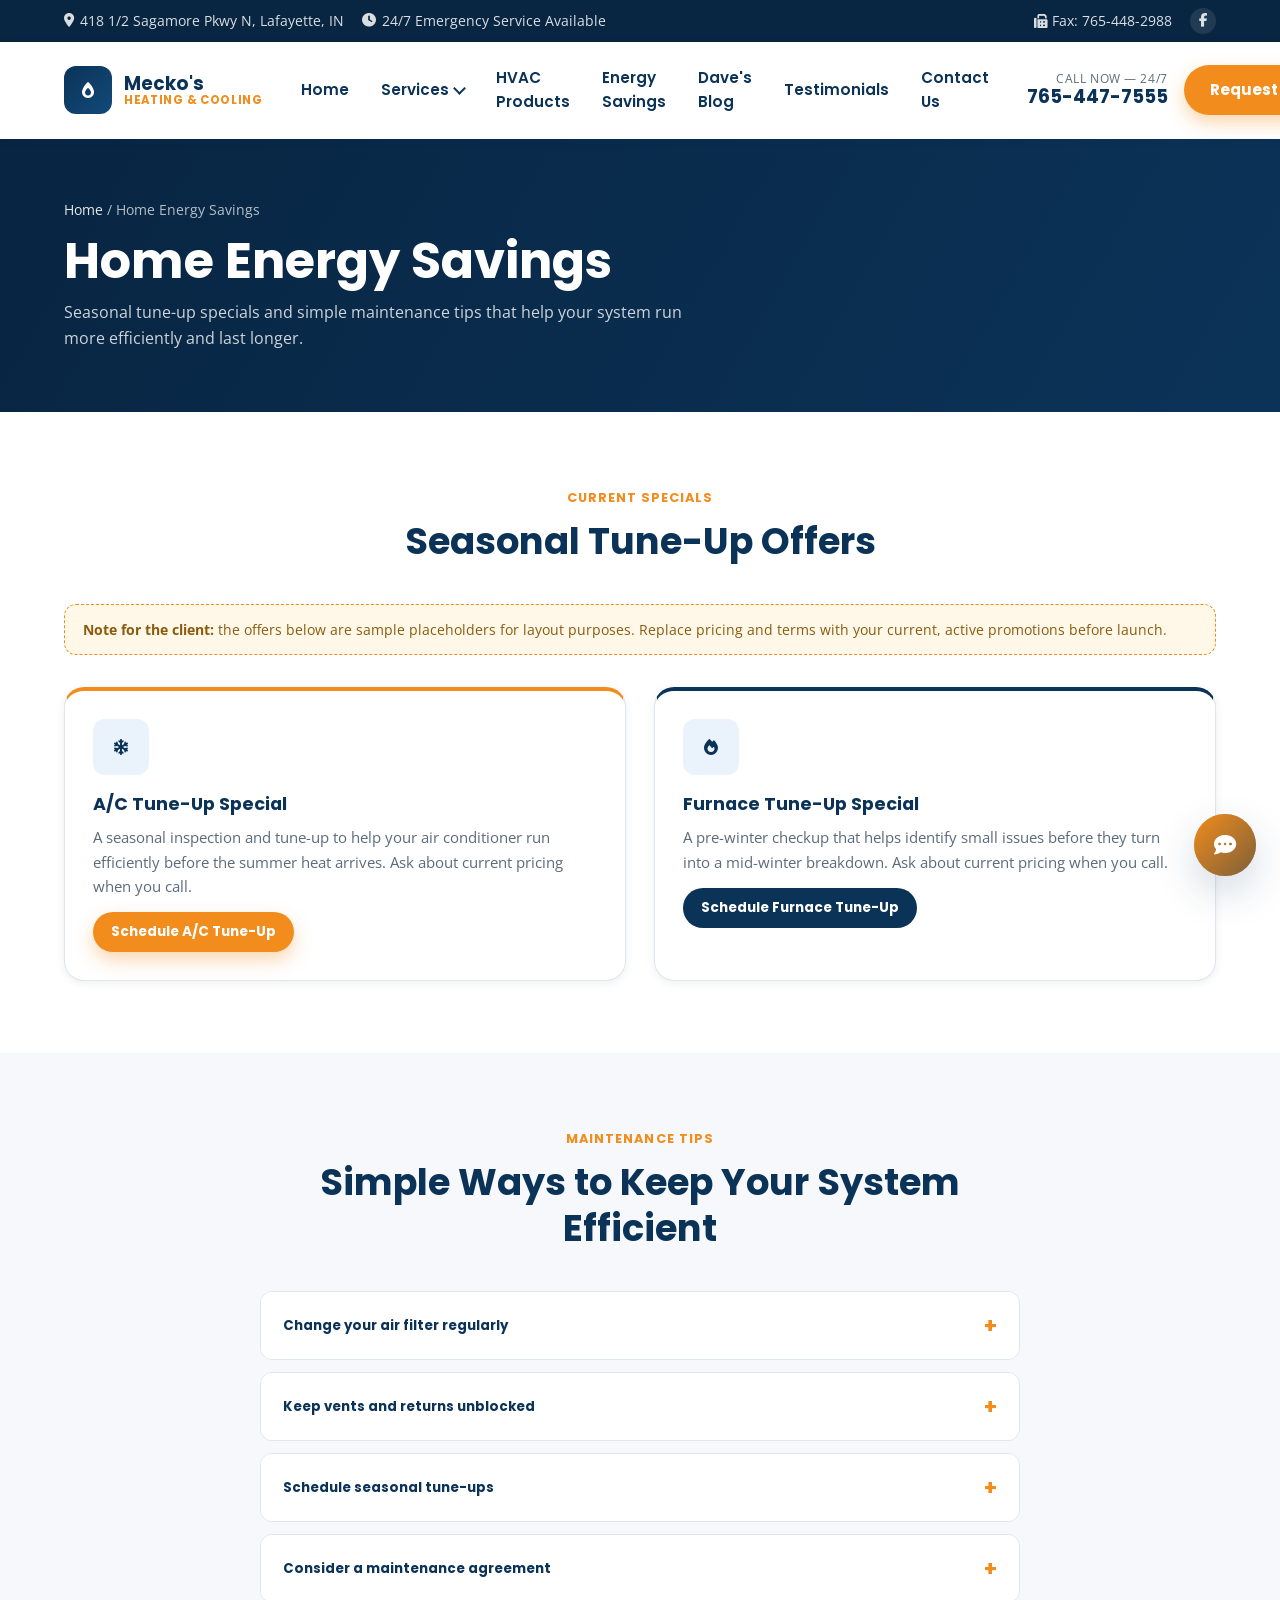
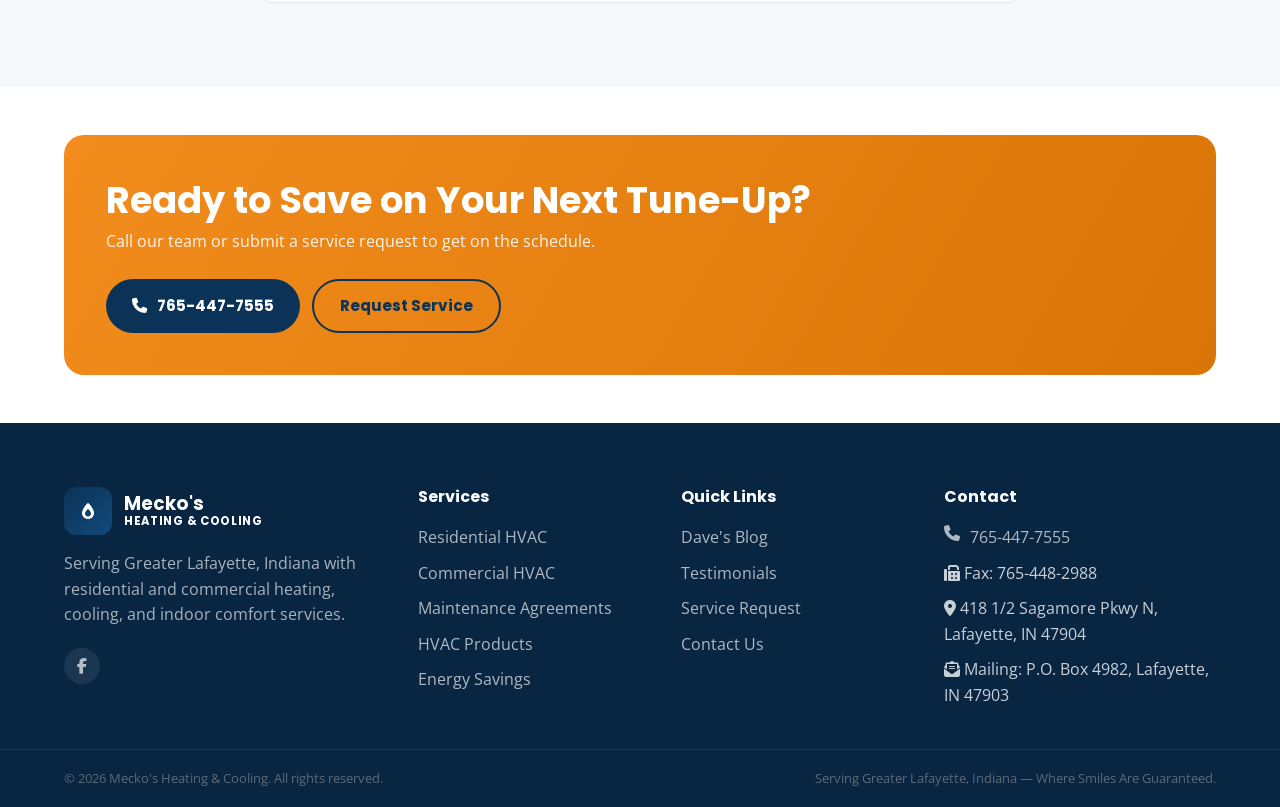
<file: energy-savings.html>
<!DOCTYPE html>
<html lang="en">
<head>
<meta charset="UTF-8" />
<meta name="viewport" content="width=device-width, initial-scale=1.0, viewport-fit=cover" />
<title>Home Energy Savings & Specials | Mecko's Heating & Cooling</title>
<meta name="description" content="A/C tune-up specials, furnace tune-up specials, and maintenance tips from Mecko's Heating & Cooling in Greater Lafayette, IN." />
<link rel="preconnect" href="https://fonts.googleapis.com" />
<link rel="preconnect" href="https://fonts.gstatic.com" crossorigin />
<link href="https://fonts.googleapis.com/css2?family=Open+Sans:wght@400;600;700&family=Poppins:wght@600;700;800&display=swap" rel="stylesheet" />
<link rel="stylesheet" href="https://cdnjs.cloudflare.com/ajax/libs/font-awesome/6.5.1/css/all.min.css" />
<link rel="stylesheet" href="css/base.css" />
<link rel="stylesheet" href="css/layout.css" />
<link rel="stylesheet" href="css/components.css" />
<link rel="stylesheet" href="css/responsive.css" />
</head>
<body>
<a class="skip-link" href="#main">Skip to content</a>

<div class="topbar">
  <div class="container">
    <div class="topbar__left">
      <span><i class="fa-solid fa-location-dot"></i> 418 1/2 Sagamore Pkwy N, Lafayette, IN</span>
      <span class="hide-mobile"><i class="fa-solid fa-clock"></i> 24/7 Emergency Service Available</span>
    </div>
    <div class="topbar__right">
      <span class="hide-mobile-sm"><i class="fa-solid fa-fax"></i> Fax: 765-448-2988</span>
      <div class="topbar__social">
        <a href="https://facebook.com/meckosheating" target="_blank" rel="noopener" aria-label="Mecko's on Facebook"><i class="fa-brands fa-facebook-f"></i></a>
      </div>
    </div>
  </div>
</div>

<header class="site-header">
  <div class="container">
    <a href="index.html" class="logo">
      <span class="logo__mark"><i class="fa-solid fa-fire-flame-simple"></i></span>
      <span class="logo__text"><strong>Mecko's</strong><span>Heating &amp; Cooling</span></span>
    </a>
    <nav class="main-nav" aria-label="Main navigation">
      <ul>
        <li><a href="index.html" class="nav-link">Home</a></li>
        <li class="has-dropdown">
          <a href="services.html" class="nav-link">Services <span class="nav-caret"></span></a>
          <div class="dropdown">
            <a href="services.html#residential">Residential HVAC</a>
            <a href="services.html#commercial">Commercial HVAC</a>
            <a href="services.html#maintenance">Maintenance Agreements</a>
            <a href="services.html#emergency">24/7 Emergency Service</a>
          </div>
        </li>
        <li><a href="products.html" class="nav-link">HVAC Products</a></li>
        <li><a href="energy-savings.html" class="nav-link">Energy Savings</a></li>
        <li><a href="blog.html" class="nav-link">Dave's Blog</a></li>
        <li><a href="testimonials.html" class="nav-link">Testimonials</a></li>
        <li><a href="contact.html" class="nav-link">Contact Us</a></li>
      </ul>
      <div class="nav-mobile-cta">
        <a href="contact.html" class="btn btn-primary btn-block">Request Service</a>
      </div>
    </nav>
    <div class="header-cta">
      <div class="header-cta__phone">
        <small>Call Now — 24/7</small>
        <a href="tel:7654477555">765-447-7555</a>
      </div>
      <a href="contact.html" class="btn btn-primary">Request Service</a>
      <button class="nav-toggle" aria-label="Toggle menu" aria-expanded="false">
        <span></span><span></span><span></span>
      </button>
    </div>
  </div>
</header>
<div class="nav-backdrop"></div>

<main id="main">

  <section class="page-hero">
    <div class="container">
      <p class="breadcrumbs"><a href="index.html">Home</a> / Home Energy Savings</p>
      <h1>Home Energy Savings</h1>
      <p>Seasonal tune-up specials and simple maintenance tips that help your system run more efficiently and last longer.</p>
    </div>
  </section>

  <!-- ================= SPECIALS ================= -->
  <section class="section">
    <div class="container">
      <div class="section-title center">
        <span class="eyebrow">Current Specials</span>
        <h2>Seasonal Tune-Up Offers</h2>
      </div>
      <div class="placeholder-note">
        <strong>Note for the client:</strong> the offers below are sample placeholders for layout purposes. Replace pricing and terms with your current, active promotions before launch.
      </div>
      <div class="grid grid-2">
        <div class="card" style="border-top:4px solid var(--color-orange);">
          <div class="icon-badge"><i class="fa-solid fa-snowflake"></i></div>
          <h3>A/C Tune-Up Special</h3>
          <p>A seasonal inspection and tune-up to help your air conditioner run efficiently before the summer heat arrives. Ask about current pricing when you call.</p>
          <a href="contact.html" class="btn btn-primary btn-sm" style="margin-top:14px;">Schedule A/C Tune-Up</a>
        </div>
        <div class="card" style="border-top:4px solid var(--color-navy);">
          <div class="icon-badge"><i class="fa-solid fa-fire"></i></div>
          <h3>Furnace Tune-Up Special</h3>
          <p>A pre-winter checkup that helps identify small issues before they turn into a mid-winter breakdown. Ask about current pricing when you call.</p>
          <a href="contact.html" class="btn btn-navy btn-sm" style="margin-top:14px;">Schedule Furnace Tune-Up</a>
        </div>
      </div>
    </div>
  </section>

  <!-- ================= MAINTENANCE TIPS ================= -->
  <section class="section bg-off-white">
    <div class="container">
      <div class="section-title center">
        <span class="eyebrow">Maintenance Tips</span>
        <h2>Simple Ways to Keep Your System Efficient</h2>
      </div>

      <div style="max-width:760px;margin-inline:auto;">
        <div class="accordion-item">
          <button class="accordion-trigger">
            Change your air filter regularly
            <span class="plus">+</span>
          </button>
          <div class="accordion-panel">
            <div class="accordion-panel-inner">
              A dirty filter restricts airflow, forcing your system to work harder and use more energy. Check filters monthly and replace as needed, especially during heavy use seasons.
            </div>
          </div>
        </div>

        <div class="accordion-item">
          <button class="accordion-trigger">
            Keep vents and returns unblocked
            <span class="plus">+</span>
          </button>
          <div class="accordion-panel">
            <div class="accordion-panel-inner">
              Furniture, rugs, and curtains covering supply and return vents can reduce airflow and efficiency. Keep vents clear for even heating and cooling.
            </div>
          </div>
        </div>

        <div class="accordion-item">
          <button class="accordion-trigger">
            Schedule seasonal tune-ups
            <span class="plus">+</span>
          </button>
          <div class="accordion-panel">
            <div class="accordion-panel-inner">
              A furnace tune-up before winter and an A/C tune-up before summer help catch small problems early and keep your equipment running efficiently.
            </div>
          </div>
        </div>

        <div class="accordion-item">
          <button class="accordion-trigger">
            Consider a maintenance agreement
            <span class="plus">+</span>
          </button>
          <div class="accordion-panel">
            <div class="accordion-panel-inner">
              A maintenance agreement bundles seasonal tune-ups with priority scheduling, helping extend the life of your equipment and avoid surprise repair costs.
            </div>
          </div>
        </div>
      </div>
    </div>
  </section>

  <section class="section-tight">
    <div class="container">
      <div class="cta-banner">
        <div>
          <h2>Ready to Save on Your Next Tune-Up?</h2>
          <p>Call our team or submit a service request to get on the schedule.</p>
        </div>
        <div style="display:flex;gap:12px;flex-wrap:wrap;">
          <a href="tel:7654477555" class="btn btn-navy"><i class="fa-solid fa-phone"></i> 765-447-7555</a>
          <a href="contact.html" class="btn btn-outline" style="color:#0b3358;border-color:#0b3358;">Request Service</a>
        </div>
      </div>
    </div>
  </section>

</main>

<footer class="site-footer">
  <div class="footer-top">
    <div class="container footer-grid">
      <div class="footer-col footer-brand">
        <a href="index.html" class="logo">
          <span class="logo__mark"><i class="fa-solid fa-fire-flame-simple"></i></span>
          <span class="logo__text"><strong>Mecko's</strong><span>Heating &amp; Cooling</span></span>
        </a>
        <p>Serving Greater Lafayette, Indiana with residential and commercial heating, cooling, and indoor comfort services.</p>
        <div class="footer-social">
          <a href="https://facebook.com/meckosheating" target="_blank" rel="noopener" aria-label="Facebook"><i class="fa-brands fa-facebook-f"></i></a>
        </div>
      </div>
      <div class="footer-col">
        <h4>Services</h4>
        <ul>
          <li><a href="services.html#residential">Residential HVAC</a></li>
          <li><a href="services.html#commercial">Commercial HVAC</a></li>
          <li><a href="services.html#maintenance">Maintenance Agreements</a></li>
          <li><a href="products.html">HVAC Products</a></li>
          <li><a href="energy-savings.html">Energy Savings</a></li>
        </ul>
      </div>
      <div class="footer-col">
        <h4>Quick Links</h4>
        <ul>
          <li><a href="blog.html">Dave's Blog</a></li>
          <li><a href="testimonials.html">Testimonials</a></li>
          <li><a href="contact.html">Service Request</a></li>
          <li><a href="contact.html">Contact Us</a></li>
        </ul>
      </div>
      <div class="footer-col">
        <h4>Contact</h4>
        <address>
          <a href="tel:7654477555"><i class="fa-solid fa-phone"></i> 765-447-7555</a>
          <span><i class="fa-solid fa-fax"></i> Fax: 765-448-2988</span>
          <span><i class="fa-solid fa-location-dot"></i> 418 1/2 Sagamore Pkwy N, Lafayette, IN 47904</span>
          <span><i class="fa-solid fa-envelope-open-text"></i> Mailing: P.O. Box 4982, Lafayette, IN 47903</span>
        </address>
      </div>
    </div>
  </div>
  <div class="footer-bottom">
    <div class="container">
      <p>&copy; <span id="year"></span> Mecko's Heating &amp; Cooling. All rights reserved.</p>
      <p>Serving Greater Lafayette, Indiana — Where Smiles Are Guaranteed.</p>
    </div>
  </div>
</footer>

<div class="ai-assistant-launcher" role="button" tabindex="0" aria-label="Open AI assistant" aria-expanded="false">
  <span class="pulse"></span>
  <i class="fa-solid fa-comment-dots" style="position:relative;z-index:1;font-size:1.4rem;"></i>
</div>
<div class="ai-assistant-panel" aria-hidden="true">
  <div class="ai-assistant-panel__header">
    <div>
      <h4>Mecko's Assistant</h4>
      <span>Prepared for future AI integration</span>
    </div>
    <button class="ai-assistant-panel__close" aria-label="Close assistant">&times;</button>
  </div>
  <div class="ai-assistant-panel__body">
    <span class="badge-soon">Coming soon</span>
    <p>This assistant panel is a placeholder UI, ready for a future AI backend. For real help right now, call us at <a href="tel:7654477555">765-447-7555</a>.</p>
  </div>
  <form class="ai-assistant-panel__input" data-demo="true">
    <input type="text" placeholder="Type a message..." aria-label="Message" />
    <button type="submit" aria-label="Send"><i class="fa-solid fa-paper-plane"></i></button>
  </form>
</div>

<script src="js/main.js"></script>
<script src="js/ai-assistant.js"></script>
<script>document.getElementById('year').textContent = new Date().getFullYear();</script>
</body>
</html>
</file>
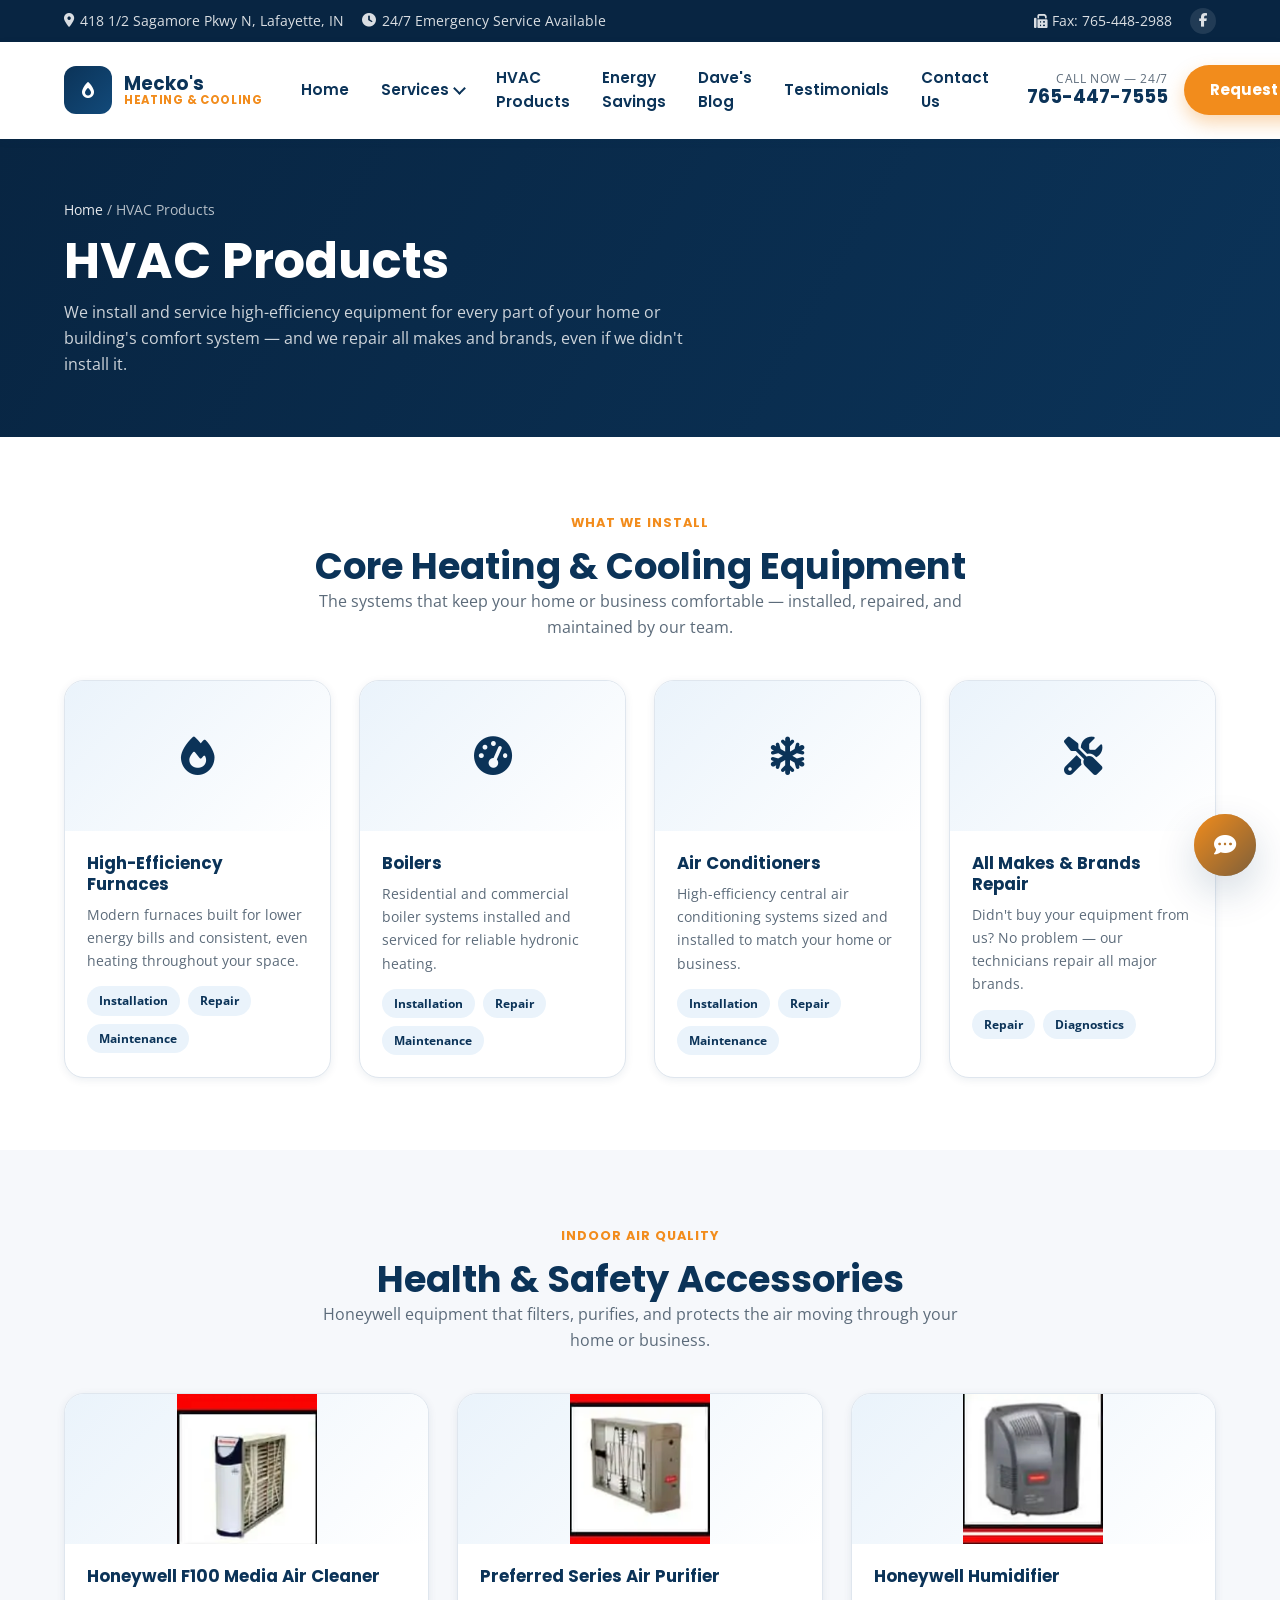
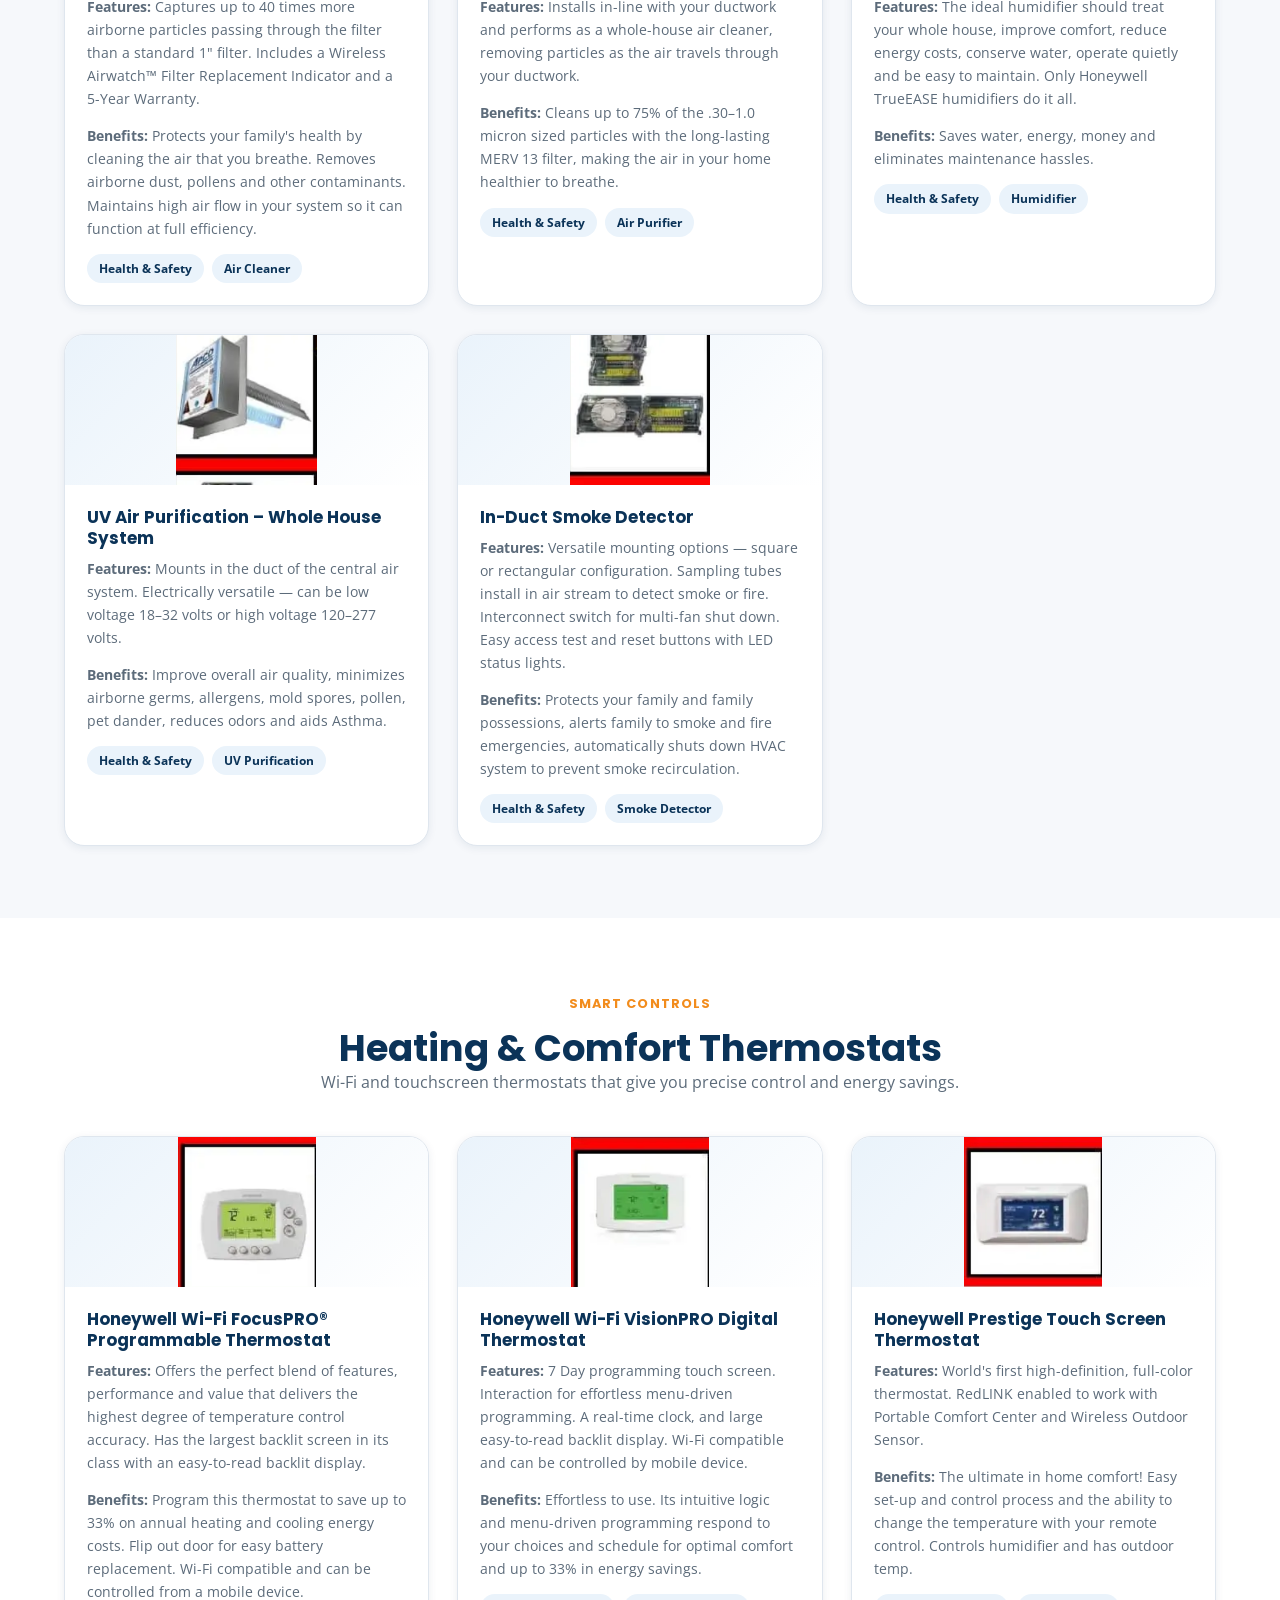
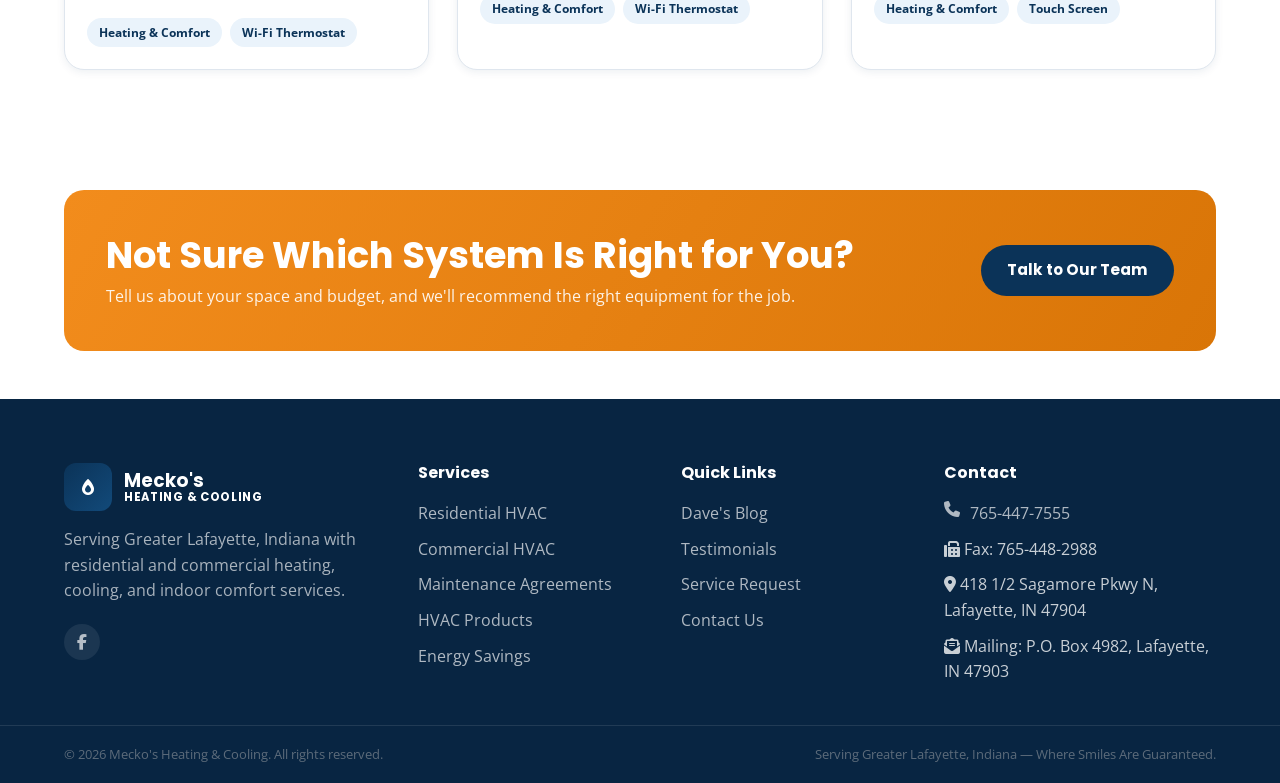
<file: products.html>
<!DOCTYPE html>
<html lang="en">
<head>
<meta charset="UTF-8" />
<meta name="viewport" content="width=device-width, initial-scale=1.0, viewport-fit=cover" />
<title>HVAC Products | Mecko's Heating & Cooling</title>
<meta name="description" content="High-efficiency furnaces, boilers, air conditioners, air cleaners, and humidifiers installed and serviced by Mecko's Heating & Cooling in Greater Lafayette, IN." />
<link rel="preconnect" href="https://fonts.googleapis.com" />
<link rel="preconnect" href="https://fonts.gstatic.com" crossorigin />
<link href="https://fonts.googleapis.com/css2?family=Open+Sans:wght@400;600;700&family=Poppins:wght@600;700;800&display=swap" rel="stylesheet" />
<link rel="stylesheet" href="https://cdnjs.cloudflare.com/ajax/libs/font-awesome/6.5.1/css/all.min.css" />
<link rel="stylesheet" href="css/base.css" />
<link rel="stylesheet" href="css/layout.css" />
<link rel="stylesheet" href="css/components.css" />
<link rel="stylesheet" href="css/responsive.css" />
</head>
<body>
<a class="skip-link" href="#main">Skip to content</a>

<div class="topbar">
  <div class="container">
    <div class="topbar__left">
      <span><i class="fa-solid fa-location-dot"></i> 418 1/2 Sagamore Pkwy N, Lafayette, IN</span>
      <span class="hide-mobile"><i class="fa-solid fa-clock"></i> 24/7 Emergency Service Available</span>
    </div>
    <div class="topbar__right">
      <span class="hide-mobile-sm"><i class="fa-solid fa-fax"></i> Fax: 765-448-2988</span>
      <div class="topbar__social">
        <a href="https://facebook.com/meckosheating" target="_blank" rel="noopener" aria-label="Mecko's on Facebook"><i class="fa-brands fa-facebook-f"></i></a>
      </div>
    </div>
  </div>
</div>

<header class="site-header">
  <div class="container">
    <a href="index.html" class="logo">
      <span class="logo__mark"><i class="fa-solid fa-fire-flame-simple"></i></span>
      <span class="logo__text"><strong>Mecko's</strong><span>Heating &amp; Cooling</span></span>
    </a>
    <nav class="main-nav" aria-label="Main navigation">
      <ul>
        <li><a href="index.html" class="nav-link">Home</a></li>
        <li class="has-dropdown">
          <a href="services.html" class="nav-link">Services <span class="nav-caret"></span></a>
          <div class="dropdown">
            <a href="services.html#residential">Residential HVAC</a>
            <a href="services.html#commercial">Commercial HVAC</a>
            <a href="services.html#maintenance">Maintenance Agreements</a>
            <a href="services.html#emergency">24/7 Emergency Service</a>
          </div>
        </li>
        <li><a href="products.html" class="nav-link">HVAC Products</a></li>
        <li><a href="energy-savings.html" class="nav-link">Energy Savings</a></li>
        <li><a href="blog.html" class="nav-link">Dave's Blog</a></li>
        <li><a href="testimonials.html" class="nav-link">Testimonials</a></li>
        <li><a href="contact.html" class="nav-link">Contact Us</a></li>
      </ul>
      <div class="nav-mobile-cta">
        <a href="contact.html" class="btn btn-primary btn-block">Request Service</a>
      </div>
    </nav>
    <div class="header-cta">
      <div class="header-cta__phone">
        <small>Call Now — 24/7</small>
        <a href="tel:7654477555">765-447-7555</a>
      </div>
      <a href="contact.html" class="btn btn-primary">Request Service</a>
      <button class="nav-toggle" aria-label="Toggle menu" aria-expanded="false">
        <span></span><span></span><span></span>
      </button>
    </div>
  </div>
</header>
<div class="nav-backdrop"></div>

<main id="main">

  <section class="page-hero">
    <div class="container">
      <p class="breadcrumbs"><a href="index.html">Home</a> / HVAC Products</p>
      <h1>HVAC Products</h1>
      <p>We install and service high-efficiency equipment for every part of your home or building's comfort system — and we repair all makes and brands, even if we didn't install it.</p>
    </div>
  </section>

  <section class="section" id="core-equipment">
    <div class="container">
      <div class="section-title center">
        <span class="eyebrow">What We Install</span>
        <h2>Core Heating &amp; Cooling Equipment</h2>
        <p>The systems that keep your home or business comfortable — installed, repaired, and maintained by our team.</p>
      </div>
      <div class="grid grid-4">

        <div class="product-card">
          <div class="product-card__media"><i class="fa-solid fa-fire" style="font-size:2.4rem;"></i></div>
          <div class="product-card__body">
            <h3>High-Efficiency Furnaces</h3>
            <p>Modern furnaces built for lower energy bills and consistent, even heating throughout your space.</p>
            <div class="tag-list">
              <span class="tag">Installation</span>
              <span class="tag">Repair</span>
              <span class="tag">Maintenance</span>
            </div>
          </div>
        </div>

        <div class="product-card">
          <div class="product-card__media"><i class="fa-solid fa-gauge-high" style="font-size:2.4rem;"></i></div>
          <div class="product-card__body">
            <h3>Boilers</h3>
            <p>Residential and commercial boiler systems installed and serviced for reliable hydronic heating.</p>
            <div class="tag-list">
              <span class="tag">Installation</span>
              <span class="tag">Repair</span>
              <span class="tag">Maintenance</span>
            </div>
          </div>
        </div>

        <div class="product-card">
          <div class="product-card__media"><i class="fa-solid fa-snowflake" style="font-size:2.4rem;"></i></div>
          <div class="product-card__body">
            <h3>Air Conditioners</h3>
            <p>High-efficiency central air conditioning systems sized and installed to match your home or business.</p>
            <div class="tag-list">
              <span class="tag">Installation</span>
              <span class="tag">Repair</span>
              <span class="tag">Maintenance</span>
            </div>
          </div>
        </div>

        <div class="product-card">
          <div class="product-card__media"><i class="fa-solid fa-screwdriver-wrench" style="font-size:2.4rem;"></i></div>
          <div class="product-card__body">
            <h3>All Makes &amp; Brands Repair</h3>
            <p>Didn't buy your equipment from us? No problem — our technicians repair all major brands.</p>
            <div class="tag-list">
              <span class="tag">Repair</span>
              <span class="tag">Diagnostics</span>
            </div>
          </div>
        </div>

      </div>
    </div>
  </section>

  <!-- ================= HEALTH & SAFETY ACCESSORIES (Honeywell) ================= -->
  <section class="section bg-off-white" id="health-safety">
    <div class="container">
      <div class="section-title center">
        <span class="eyebrow">Indoor Air Quality</span>
        <h2>Health &amp; Safety Accessories</h2>
        <p>Honeywell equipment that filters, purifies, and protects the air moving through your home or business.</p>
      </div>
      <div class="grid grid-3">

        <div class="product-card">
          <div class="product-card__media">
            <img src="images/honeywell_f100_media_air_cleaner.png" alt="Honeywell F100 Media Air Cleaner filter cabinet" loading="lazy" style="width:100%;height:100%;object-fit:contain;display:block;" />
          </div>
          <div class="product-card__body">
            <h3>Honeywell F100 Media Air Cleaner</h3>
            <p><strong>Features:</strong> Captures up to 40 times more airborne particles passing through the filter than a standard 1" filter. Includes a Wireless Airwatch™ Filter Replacement Indicator and a 5-Year Warranty.</p>
            <p><strong>Benefits:</strong> Protects your family's health by cleaning the air that you breathe. Removes airborne dust, pollens and other contaminants. Maintains high air flow in your system so it can function at full efficiency.</p>
            <div class="tag-list">
              <span class="tag">Health &amp; Safety</span>
              <span class="tag">Air Cleaner</span>
            </div>
          </div>
        </div>

        <div class="product-card">
          <div class="product-card__media">
            <img src="images/preferred_series_air_purifier.png" alt="Preferred Series in-duct whole-house air purifier" loading="lazy" style="width:100%;height:100%;object-fit:contain;display:block;" />
          </div>
          <div class="product-card__body">
            <h3>Preferred Series Air Purifier</h3>
            <p><strong>Features:</strong> Installs in-line with your ductwork and performs as a whole-house air cleaner, removing particles as the air travels through your ductwork.</p>
            <p><strong>Benefits:</strong> Cleans up to 75% of the .30–1.0 micron sized particles with the long-lasting MERV 13 filter, making the air in your home healthier to breathe.</p>
            <div class="tag-list">
              <span class="tag">Health &amp; Safety</span>
              <span class="tag">Air Purifier</span>
            </div>
          </div>
        </div>

        <div class="product-card">
          <div class="product-card__media">
            <img src="images/honeywell_humidifier.png" alt="Honeywell TrueEASE whole-house humidifier" loading="lazy" style="width:100%;height:100%;object-fit:contain;display:block;" />
          </div>
          <div class="product-card__body">
            <h3>Honeywell Humidifier</h3>
            <p><strong>Features:</strong> The ideal humidifier should treat your whole house, improve comfort, reduce energy costs, conserve water, operate quietly and be easy to maintain. Only Honeywell TrueEASE humidifiers do it all.</p>
            <p><strong>Benefits:</strong> Saves water, energy, money and eliminates maintenance hassles.</p>
            <div class="tag-list">
              <span class="tag">Health &amp; Safety</span>
              <span class="tag">Humidifier</span>
            </div>
          </div>
        </div>

        <div class="product-card">
          <div class="product-card__media">
            <img src="images/uv_air_purification_whole_house.png" alt="UV air purification whole-house duct-mounted system" loading="lazy" style="width:100%;height:100%;object-fit:contain;display:block;" />
          </div>
          <div class="product-card__body">
            <h3>UV Air Purification – Whole House System</h3>
            <p><strong>Features:</strong> Mounts in the duct of the central air system. Electrically versatile — can be low voltage 18–32 volts or high voltage 120–277 volts.</p>
            <p><strong>Benefits:</strong> Improve overall air quality, minimizes airborne germs, allergens, mold spores, pollen, pet dander, reduces odors and aids Asthma.</p>
            <div class="tag-list">
              <span class="tag">Health &amp; Safety</span>
              <span class="tag">UV Purification</span>
            </div>
          </div>
        </div>

        <div class="product-card">
          <div class="product-card__media">
            <img src="images/in_duct_smoke_detector.png" alt="In-duct smoke detector unit" loading="lazy" style="width:100%;height:100%;object-fit:contain;display:block;" />
          </div>
          <div class="product-card__body">
            <h3>In-Duct Smoke Detector</h3>
            <p><strong>Features:</strong> Versatile mounting options — square or rectangular configuration. Sampling tubes install in air stream to detect smoke or fire. Interconnect switch for multi-fan shut down. Easy access test and reset buttons with LED status lights.</p>
            <p><strong>Benefits:</strong> Protects your family and family possessions, alerts family to smoke and fire emergencies, automatically shuts down HVAC system to prevent smoke recirculation.</p>
            <div class="tag-list">
              <span class="tag">Health &amp; Safety</span>
              <span class="tag">Smoke Detector</span>
            </div>
          </div>
        </div>

      </div>
    </div>
  </section>

  <!-- ================= HEATING & COMFORT THERMOSTATS (Honeywell) ================= -->
  <section class="section" id="heating-comfort">
    <div class="container">
      <div class="section-title center">
        <span class="eyebrow">Smart Controls</span>
        <h2>Heating &amp; Comfort Thermostats</h2>
        <p>Wi-Fi and touchscreen thermostats that give you precise control and energy savings.</p>
      </div>
      <div class="grid grid-3">

        <div class="product-card">
          <div class="product-card__media">
            <img src="images/honeywell_wifi_focuspro_thermostat.png" alt="Honeywell Wi-Fi FocusPRO programmable thermostat" loading="lazy" style="width:100%;height:100%;object-fit:contain;display:block;" />
          </div>
          <div class="product-card__body">
            <h3>Honeywell Wi-Fi FocusPRO® Programmable Thermostat</h3>
            <p><strong>Features:</strong> Offers the perfect blend of features, performance and value that delivers the highest degree of temperature control accuracy. Has the largest backlit screen in its class with an easy-to-read backlit display.</p>
            <p><strong>Benefits:</strong> Program this thermostat to save up to 33% on annual heating and cooling energy costs. Flip out door for easy battery replacement. Wi-Fi compatible and can be controlled from a mobile device.</p>
            <div class="tag-list">
              <span class="tag">Heating &amp; Comfort</span>
              <span class="tag">Wi-Fi Thermostat</span>
            </div>
          </div>
        </div>

        <div class="product-card">
          <div class="product-card__media">
            <img src="images/honeywell_wifi_visionpro_thermostat.png" alt="Honeywell Wi-Fi VisionPRO digital touch screen thermostat" loading="lazy" style="width:100%;height:100%;object-fit:contain;display:block;" />
          </div>
          <div class="product-card__body">
            <h3>Honeywell Wi-Fi VisionPRO Digital Thermostat</h3>
            <p><strong>Features:</strong> 7 Day programming touch screen. Interaction for effortless menu-driven programming. A real-time clock, and large easy-to-read backlit display. Wi-Fi compatible and can be controlled by mobile device.</p>
            <p><strong>Benefits:</strong> Effortless to use. Its intuitive logic and menu-driven programming respond to your choices and schedule for optimal comfort and up to 33% in energy savings.</p>
            <div class="tag-list">
              <span class="tag">Heating &amp; Comfort</span>
              <span class="tag">Wi-Fi Thermostat</span>
            </div>
          </div>
        </div>

        <div class="product-card">
          <div class="product-card__media">
            <img src="images/honeywell_prestige_touchscreen_thermostat.png" alt="Honeywell Prestige high-definition color touch screen thermostat" loading="lazy" style="width:100%;height:100%;object-fit:contain;display:block;" />
          </div>
          <div class="product-card__body">
            <h3>Honeywell Prestige Touch Screen Thermostat</h3>
            <p><strong>Features:</strong> World's first high-definition, full-color thermostat. RedLINK enabled to work with Portable Comfort Center and Wireless Outdoor Sensor.</p>
            <p><strong>Benefits:</strong> The ultimate in home comfort! Easy set-up and control process and the ability to change the temperature with your remote control. Controls humidifier and has outdoor temp.</p>
            <div class="tag-list">
              <span class="tag">Heating &amp; Comfort</span>
              <span class="tag">Touch Screen</span>
            </div>
          </div>
        </div>

      </div>
    </div>
  </section>

  <section class="section-tight">
    <div class="container">
      <div class="cta-banner">
        <div>
          <h2>Not Sure Which System Is Right for You?</h2>
          <p>Tell us about your space and budget, and we'll recommend the right equipment for the job.</p>
        </div>
        <a href="contact.html" class="btn btn-navy">Talk to Our Team</a>
      </div>
    </div>
  </section>

</main>

<footer class="site-footer">
  <div class="footer-top">
    <div class="container footer-grid">
      <div class="footer-col footer-brand">
        <a href="index.html" class="logo">
          <span class="logo__mark"><i class="fa-solid fa-fire-flame-simple"></i></span>
          <span class="logo__text"><strong>Mecko's</strong><span>Heating &amp; Cooling</span></span>
        </a>
        <p>Serving Greater Lafayette, Indiana with residential and commercial heating, cooling, and indoor comfort services.</p>
        <div class="footer-social">
          <a href="https://facebook.com/meckosheating" target="_blank" rel="noopener" aria-label="Facebook"><i class="fa-brands fa-facebook-f"></i></a>
        </div>
      </div>
      <div class="footer-col">
        <h4>Services</h4>
        <ul>
          <li><a href="services.html#residential">Residential HVAC</a></li>
          <li><a href="services.html#commercial">Commercial HVAC</a></li>
          <li><a href="services.html#maintenance">Maintenance Agreements</a></li>
          <li><a href="products.html">HVAC Products</a></li>
          <li><a href="energy-savings.html">Energy Savings</a></li>
        </ul>
      </div>
      <div class="footer-col">
        <h4>Quick Links</h4>
        <ul>
          <li><a href="blog.html">Dave's Blog</a></li>
          <li><a href="testimonials.html">Testimonials</a></li>
          <li><a href="contact.html">Service Request</a></li>
          <li><a href="contact.html">Contact Us</a></li>
        </ul>
      </div>
      <div class="footer-col">
        <h4>Contact</h4>
        <address>
          <a href="tel:7654477555"><i class="fa-solid fa-phone"></i> 765-447-7555</a>
          <span><i class="fa-solid fa-fax"></i> Fax: 765-448-2988</span>
          <span><i class="fa-solid fa-location-dot"></i> 418 1/2 Sagamore Pkwy N, Lafayette, IN 47904</span>
          <span><i class="fa-solid fa-envelope-open-text"></i> Mailing: P.O. Box 4982, Lafayette, IN 47903</span>
        </address>
      </div>
    </div>
  </div>
  <div class="footer-bottom">
    <div class="container">
      <p>&copy; <span id="year"></span> Mecko's Heating &amp; Cooling. All rights reserved.</p>
      <p>Serving Greater Lafayette, Indiana — Where Smiles Are Guaranteed.</p>
    </div>
  </div>
</footer>

<div class="ai-assistant-launcher" role="button" tabindex="0" aria-label="Open AI assistant" aria-expanded="false">
  <span class="pulse"></span>
  <i class="fa-solid fa-comment-dots" style="position:relative;z-index:1;font-size:1.4rem;"></i>
</div>
<div class="ai-assistant-panel" aria-hidden="true">
  <div class="ai-assistant-panel__header">
    <div>
      <h4>Mecko's Assistant</h4>
      <span>Prepared for future AI integration</span>
    </div>
    <button class="ai-assistant-panel__close" aria-label="Close assistant">&times;</button>
  </div>
  <div class="ai-assistant-panel__body">
    <span class="badge-soon">Coming soon</span>
    <p>This assistant panel is a placeholder UI, ready for a future AI backend. For real help right now, call us at <a href="tel:7654477555">765-447-7555</a>.</p>
  </div>
  <form class="ai-assistant-panel__input" data-demo="true">
    <input type="text" placeholder="Type a message..." aria-label="Message" />
    <button type="submit" aria-label="Send"><i class="fa-solid fa-paper-plane"></i></button>
  </form>
</div>

<script src="js/main.js"></script>
<script src="js/ai-assistant.js"></script>
<script>document.getElementById('year').textContent = new Date().getFullYear();</script>
</body>
</html>
</file>
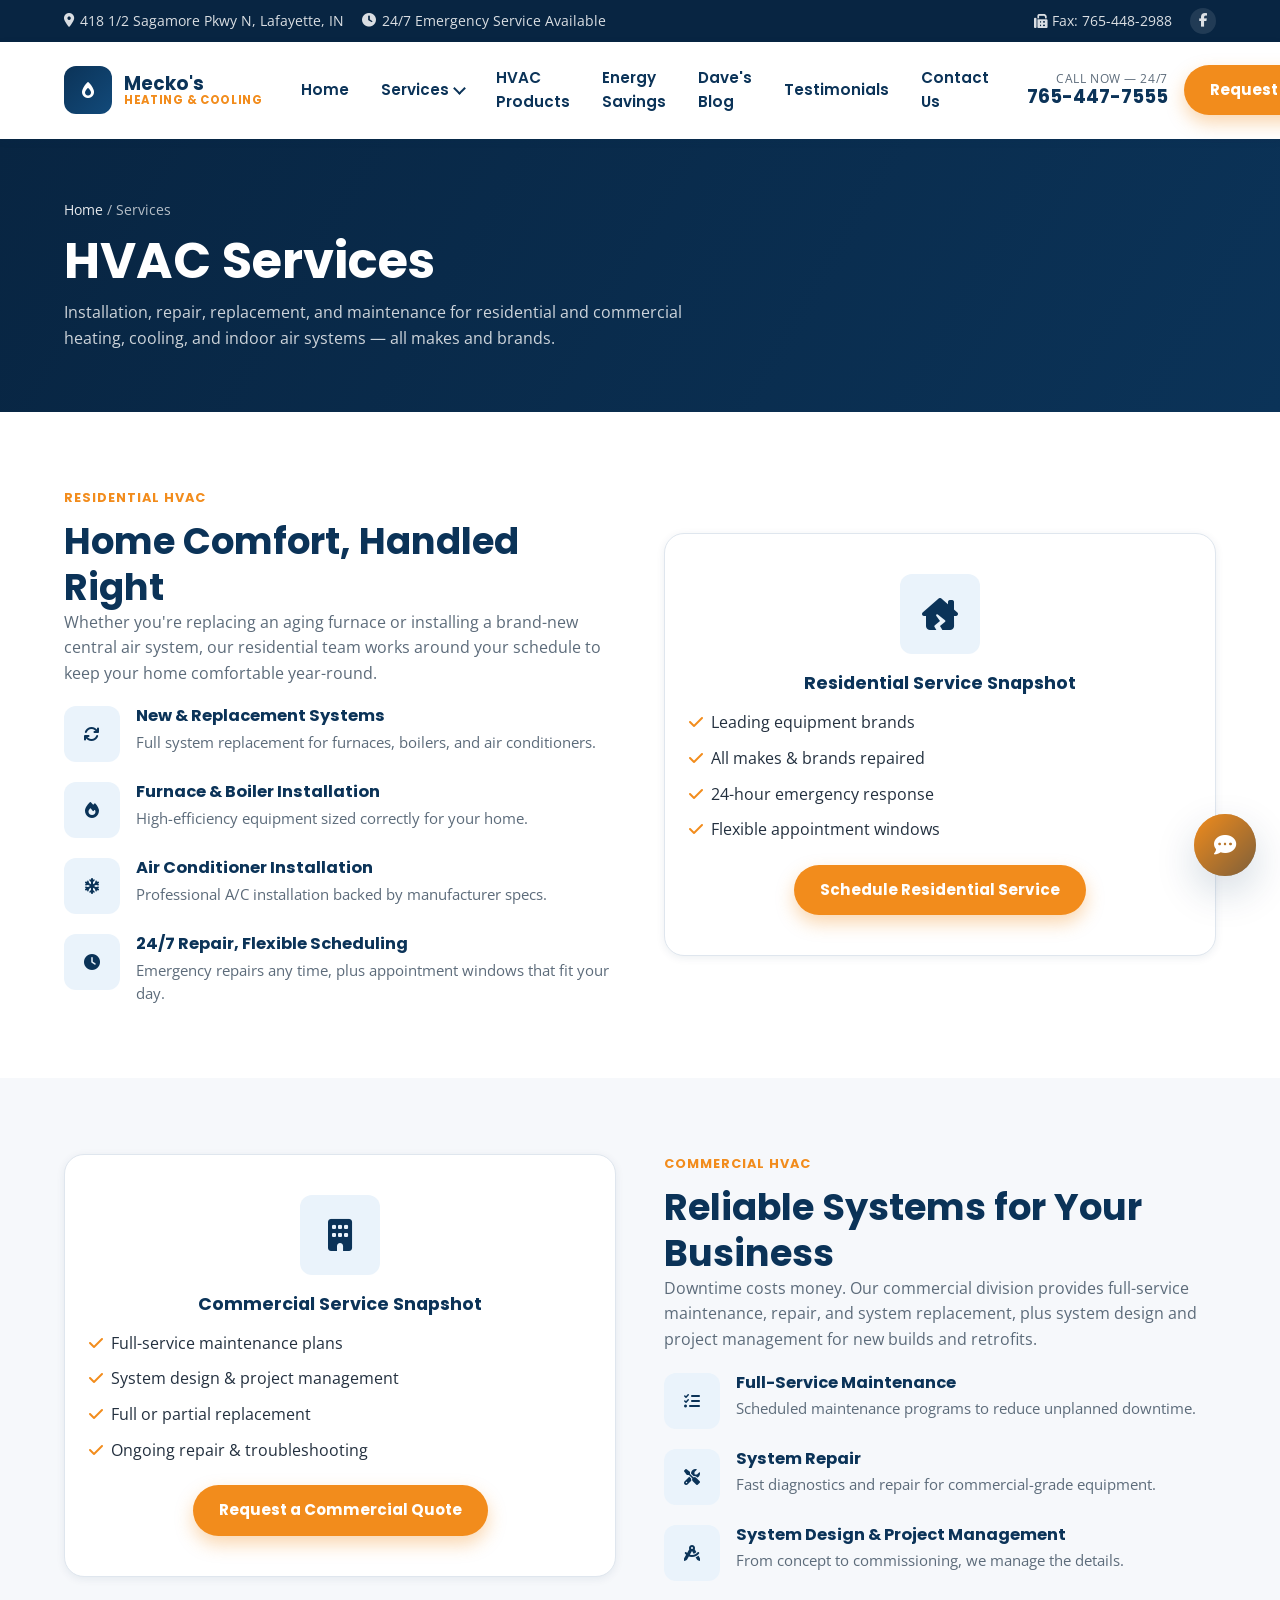
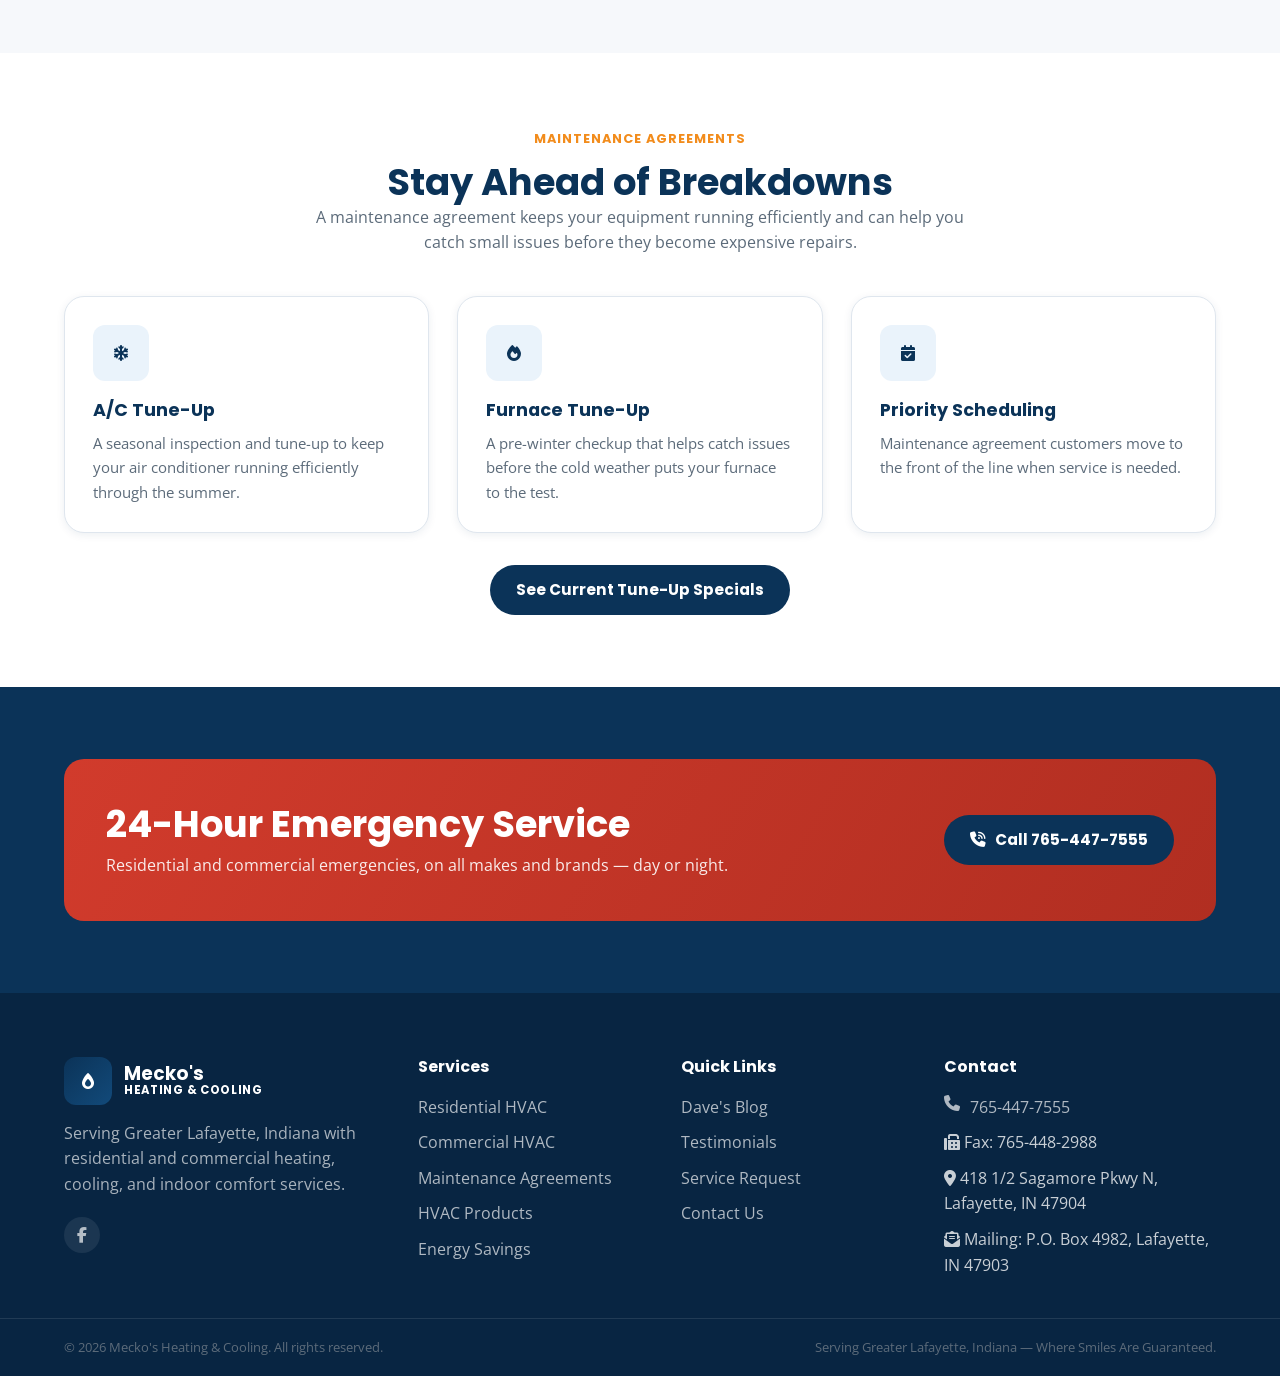
<file: services.html>
<!DOCTYPE html>
<html lang="en">
<head>
<meta charset="UTF-8" />
<meta name="viewport" content="width=device-width, initial-scale=1.0, viewport-fit=cover" />
<title>HVAC Services | Mecko's Heating & Cooling</title>
<meta name="description" content="Residential and commercial heating & cooling services from Mecko's: new system installation, repair, replacement, and maintenance agreements in Greater Lafayette, IN." />
<link rel="preconnect" href="https://fonts.googleapis.com" />
<link rel="preconnect" href="https://fonts.gstatic.com" crossorigin />
<link href="https://fonts.googleapis.com/css2?family=Open+Sans:wght@400;600;700&family=Poppins:wght@600;700;800&display=swap" rel="stylesheet" />
<link rel="stylesheet" href="https://cdnjs.cloudflare.com/ajax/libs/font-awesome/6.5.1/css/all.min.css" />
<link rel="stylesheet" href="css/base.css" />
<link rel="stylesheet" href="css/layout.css" />
<link rel="stylesheet" href="css/components.css" />
<link rel="stylesheet" href="css/responsive.css" />
</head>
<body>
<a class="skip-link" href="#main">Skip to content</a>

<div class="topbar">
  <div class="container">
    <div class="topbar__left">
      <span><i class="fa-solid fa-location-dot"></i> 418 1/2 Sagamore Pkwy N, Lafayette, IN</span>
      <span class="hide-mobile"><i class="fa-solid fa-clock"></i> 24/7 Emergency Service Available</span>
    </div>
    <div class="topbar__right">
      <span class="hide-mobile-sm"><i class="fa-solid fa-fax"></i> Fax: 765-448-2988</span>
      <div class="topbar__social">
        <a href="https://facebook.com/meckosheating" target="_blank" rel="noopener" aria-label="Mecko's on Facebook"><i class="fa-brands fa-facebook-f"></i></a>
      </div>
    </div>
  </div>
</div>

<header class="site-header">
  <div class="container">
    <a href="index.html" class="logo">
      <span class="logo__mark"><i class="fa-solid fa-fire-flame-simple"></i></span>
      <span class="logo__text"><strong>Mecko's</strong><span>Heating &amp; Cooling</span></span>
    </a>
    <nav class="main-nav" aria-label="Main navigation">
      <ul>
        <li><a href="index.html" class="nav-link">Home</a></li>
        <li class="has-dropdown">
          <a href="services.html" class="nav-link">Services <span class="nav-caret"></span></a>
          <div class="dropdown">
            <a href="services.html#residential">Residential HVAC</a>
            <a href="services.html#commercial">Commercial HVAC</a>
            <a href="services.html#maintenance">Maintenance Agreements</a>
            <a href="services.html#emergency">24/7 Emergency Service</a>
          </div>
        </li>
        <li><a href="products.html" class="nav-link">HVAC Products</a></li>
        <li><a href="energy-savings.html" class="nav-link">Energy Savings</a></li>
        <li><a href="blog.html" class="nav-link">Dave's Blog</a></li>
        <li><a href="testimonials.html" class="nav-link">Testimonials</a></li>
        <li><a href="contact.html" class="nav-link">Contact Us</a></li>
      </ul>
      <div class="nav-mobile-cta">
        <a href="contact.html" class="btn btn-primary btn-block">Request Service</a>
      </div>
    </nav>
    <div class="header-cta">
      <div class="header-cta__phone">
        <small>Call Now — 24/7</small>
        <a href="tel:7654477555">765-447-7555</a>
      </div>
      <a href="contact.html" class="btn btn-primary">Request Service</a>
      <button class="nav-toggle" aria-label="Toggle menu" aria-expanded="false">
        <span></span><span></span><span></span>
      </button>
    </div>
  </div>
</header>
<div class="nav-backdrop"></div>

<main id="main">

  <section class="page-hero">
    <div class="container">
      <p class="breadcrumbs"><a href="index.html">Home</a> / Services</p>
      <h1>HVAC Services</h1>
      <p>Installation, repair, replacement, and maintenance for residential and commercial heating, cooling, and indoor air systems — all makes and brands.</p>
    </div>
  </section>

  <!-- ================= RESIDENTIAL ================= -->
  <section class="section" id="residential">
    <div class="container split">
      <div>
        <span class="eyebrow">Residential HVAC</span>
        <h2>Home Comfort, Handled Right</h2>
        <p style="margin-bottom:20px;">Whether you're replacing an aging furnace or installing a brand-new central air system, our residential team works around your schedule to keep your home comfortable year-round.</p>
        <div class="feature-list">
          <div class="feature-item">
            <div class="icon-badge"><i class="fa-solid fa-arrows-rotate"></i></div>
            <div><h4>New &amp; Replacement Systems</h4><p>Full system replacement for furnaces, boilers, and air conditioners.</p></div>
          </div>
          <div class="feature-item">
            <div class="icon-badge"><i class="fa-solid fa-fire"></i></div>
            <div><h4>Furnace &amp; Boiler Installation</h4><p>High-efficiency equipment sized correctly for your home.</p></div>
          </div>
          <div class="feature-item">
            <div class="icon-badge"><i class="fa-solid fa-snowflake"></i></div>
            <div><h4>Air Conditioner Installation</h4><p>Professional A/C installation backed by manufacturer specs.</p></div>
          </div>
          <div class="feature-item">
            <div class="icon-badge"><i class="fa-solid fa-clock"></i></div>
            <div><h4>24/7 Repair, Flexible Scheduling</h4><p>Emergency repairs any time, plus appointment windows that fit your day.</p></div>
          </div>
        </div>
      </div>
      <div class="split__media">
        <div class="card" style="text-align:center;padding:40px 24px;">
          <div class="icon-badge" style="margin-inline:auto;width:80px;height:80px;font-size:2rem;"><i class="fa-solid fa-house-chimney-crack"></i></div>
          <h3 style="margin-top:18px;">Residential Service Snapshot</h3>
          <ul style="text-align:left;margin-top:16px;display:flex;flex-direction:column;gap:10px;">
            <li><i class="fa-solid fa-check" style="color:#f28c1c;margin-right:8px;"></i>Leading equipment brands</li>
            <li><i class="fa-solid fa-check" style="color:#f28c1c;margin-right:8px;"></i>All makes &amp; brands repaired</li>
            <li><i class="fa-solid fa-check" style="color:#f28c1c;margin-right:8px;"></i>24-hour emergency response</li>
            <li><i class="fa-solid fa-check" style="color:#f28c1c;margin-right:8px;"></i>Flexible appointment windows</li>
          </ul>
          <a href="contact.html" class="btn btn-primary" style="margin-top:22px;">Schedule Residential Service</a>
        </div>
      </div>
    </div>
  </section>

  <!-- ================= COMMERCIAL ================= -->
  <section class="section bg-off-white" id="commercial">
    <div class="container split">
      <div class="split__media">
        <div class="card" style="text-align:center;padding:40px 24px;">
          <div class="icon-badge" style="margin-inline:auto;width:80px;height:80px;font-size:2rem;"><i class="fa-solid fa-building"></i></div>
          <h3 style="margin-top:18px;">Commercial Service Snapshot</h3>
          <ul style="text-align:left;margin-top:16px;display:flex;flex-direction:column;gap:10px;">
            <li><i class="fa-solid fa-check" style="color:#f28c1c;margin-right:8px;"></i>Full-service maintenance plans</li>
            <li><i class="fa-solid fa-check" style="color:#f28c1c;margin-right:8px;"></i>System design &amp; project management</li>
            <li><i class="fa-solid fa-check" style="color:#f28c1c;margin-right:8px;"></i>Full or partial replacement</li>
            <li><i class="fa-solid fa-check" style="color:#f28c1c;margin-right:8px;"></i>Ongoing repair &amp; troubleshooting</li>
          </ul>
          <a href="contact.html" class="btn btn-primary" style="margin-top:22px;">Request a Commercial Quote</a>
        </div>
      </div>
      <div>
        <span class="eyebrow">Commercial HVAC</span>
        <h2>Reliable Systems for Your Business</h2>
        <p style="margin-bottom:20px;">Downtime costs money. Our commercial division provides full-service maintenance, repair, and system replacement, plus system design and project management for new builds and retrofits.</p>
        <div class="feature-list">
          <div class="feature-item">
            <div class="icon-badge"><i class="fa-solid fa-list-check"></i></div>
            <div><h4>Full-Service Maintenance</h4><p>Scheduled maintenance programs to reduce unplanned downtime.</p></div>
          </div>
          <div class="feature-item">
            <div class="icon-badge"><i class="fa-solid fa-screwdriver-wrench"></i></div>
            <div><h4>System Repair</h4><p>Fast diagnostics and repair for commercial-grade equipment.</p></div>
          </div>
          <div class="feature-item">
            <div class="icon-badge"><i class="fa-solid fa-drafting-compass"></i></div>
            <div><h4>System Design &amp; Project Management</h4><p>From concept to commissioning, we manage the details.</p></div>
          </div>
        </div>
      </div>
    </div>
  </section>

  <!-- ================= MAINTENANCE AGREEMENTS ================= -->
  <section class="section" id="maintenance">
    <div class="container">
      <div class="section-title center">
        <span class="eyebrow">Maintenance Agreements</span>
        <h2>Stay Ahead of Breakdowns</h2>
        <p>A maintenance agreement keeps your equipment running efficiently and can help you catch small issues before they become expensive repairs.</p>
      </div>
      <div class="grid grid-3">
        <div class="card">
          <div class="icon-badge"><i class="fa-solid fa-snowflake"></i></div>
          <h3>A/C Tune-Up</h3>
          <p>A seasonal inspection and tune-up to keep your air conditioner running efficiently through the summer.</p>
        </div>
        <div class="card">
          <div class="icon-badge"><i class="fa-solid fa-fire"></i></div>
          <h3>Furnace Tune-Up</h3>
          <p>A pre-winter checkup that helps catch issues before the cold weather puts your furnace to the test.</p>
        </div>
        <div class="card">
          <div class="icon-badge"><i class="fa-solid fa-calendar-check"></i></div>
          <h3>Priority Scheduling</h3>
          <p>Maintenance agreement customers move to the front of the line when service is needed.</p>
        </div>
      </div>
      <div class="text-center" style="margin-top:32px;">
        <a href="energy-savings.html" class="btn btn-navy">See Current Tune-Up Specials</a>
      </div>
    </div>
  </section>

  <!-- ================= EMERGENCY ================= -->
  <section class="section bg-navy" id="emergency">
    <div class="container">
      <div class="cta-banner" style="background:linear-gradient(120deg, var(--color-red), var(--color-red-dark));">
        <div>
          <h2>24-Hour Emergency Service</h2>
          <p>Residential and commercial emergencies, on all makes and brands — day or night.</p>
        </div>
        <a href="tel:7654477555" class="btn btn-navy"><i class="fa-solid fa-phone-volume"></i> Call 765-447-7555</a>
      </div>
    </div>
  </section>

</main>

<footer class="site-footer">
  <div class="footer-top">
    <div class="container footer-grid">
      <div class="footer-col footer-brand">
        <a href="index.html" class="logo">
          <span class="logo__mark"><i class="fa-solid fa-fire-flame-simple"></i></span>
          <span class="logo__text"><strong>Mecko's</strong><span>Heating &amp; Cooling</span></span>
        </a>
        <p>Serving Greater Lafayette, Indiana with residential and commercial heating, cooling, and indoor comfort services.</p>
        <div class="footer-social">
          <a href="https://facebook.com/meckosheating" target="_blank" rel="noopener" aria-label="Facebook"><i class="fa-brands fa-facebook-f"></i></a>
        </div>
      </div>
      <div class="footer-col">
        <h4>Services</h4>
        <ul>
          <li><a href="services.html#residential">Residential HVAC</a></li>
          <li><a href="services.html#commercial">Commercial HVAC</a></li>
          <li><a href="services.html#maintenance">Maintenance Agreements</a></li>
          <li><a href="products.html">HVAC Products</a></li>
          <li><a href="energy-savings.html">Energy Savings</a></li>
        </ul>
      </div>
      <div class="footer-col">
        <h4>Quick Links</h4>
        <ul>
          <li><a href="blog.html">Dave's Blog</a></li>
          <li><a href="testimonials.html">Testimonials</a></li>
          <li><a href="contact.html">Service Request</a></li>
          <li><a href="contact.html">Contact Us</a></li>
        </ul>
      </div>
      <div class="footer-col">
        <h4>Contact</h4>
        <address>
          <a href="tel:7654477555"><i class="fa-solid fa-phone"></i> 765-447-7555</a>
          <span><i class="fa-solid fa-fax"></i> Fax: 765-448-2988</span>
          <span><i class="fa-solid fa-location-dot"></i> 418 1/2 Sagamore Pkwy N, Lafayette, IN 47904</span>
          <span><i class="fa-solid fa-envelope-open-text"></i> Mailing: P.O. Box 4982, Lafayette, IN 47903</span>
        </address>
      </div>
    </div>
  </div>
  <div class="footer-bottom">
    <div class="container">
      <p>&copy; <span id="year"></span> Mecko's Heating &amp; Cooling. All rights reserved.</p>
      <p>Serving Greater Lafayette, Indiana — Where Smiles Are Guaranteed.</p>
    </div>
  </div>
</footer>

<div class="ai-assistant-launcher" role="button" tabindex="0" aria-label="Open AI assistant" aria-expanded="false">
  <span class="pulse"></span>
  <i class="fa-solid fa-comment-dots" style="position:relative;z-index:1;font-size:1.4rem;"></i>
</div>
<div class="ai-assistant-panel" aria-hidden="true">
  <div class="ai-assistant-panel__header">
    <div>
      <h4>Mecko's Assistant</h4>
      <span>Prepared for future AI integration</span>
    </div>
    <button class="ai-assistant-panel__close" aria-label="Close assistant">&times;</button>
  </div>
  <div class="ai-assistant-panel__body">
    <span class="badge-soon">Coming soon</span>
    <p>This assistant panel is a placeholder UI, ready for a future AI backend. For real help right now, call us at <a href="tel:7654477555">765-447-7555</a>.</p>
  </div>
  <form class="ai-assistant-panel__input" data-demo="true">
    <input type="text" placeholder="Type a message..." aria-label="Message" />
    <button type="submit" aria-label="Send"><i class="fa-solid fa-paper-plane"></i></button>
  </form>
</div>

<script src="js/main.js"></script>
<script src="js/ai-assistant.js"></script>
<script>document.getElementById('year').textContent = new Date().getFullYear();</script>
</body>
</html>
</file>
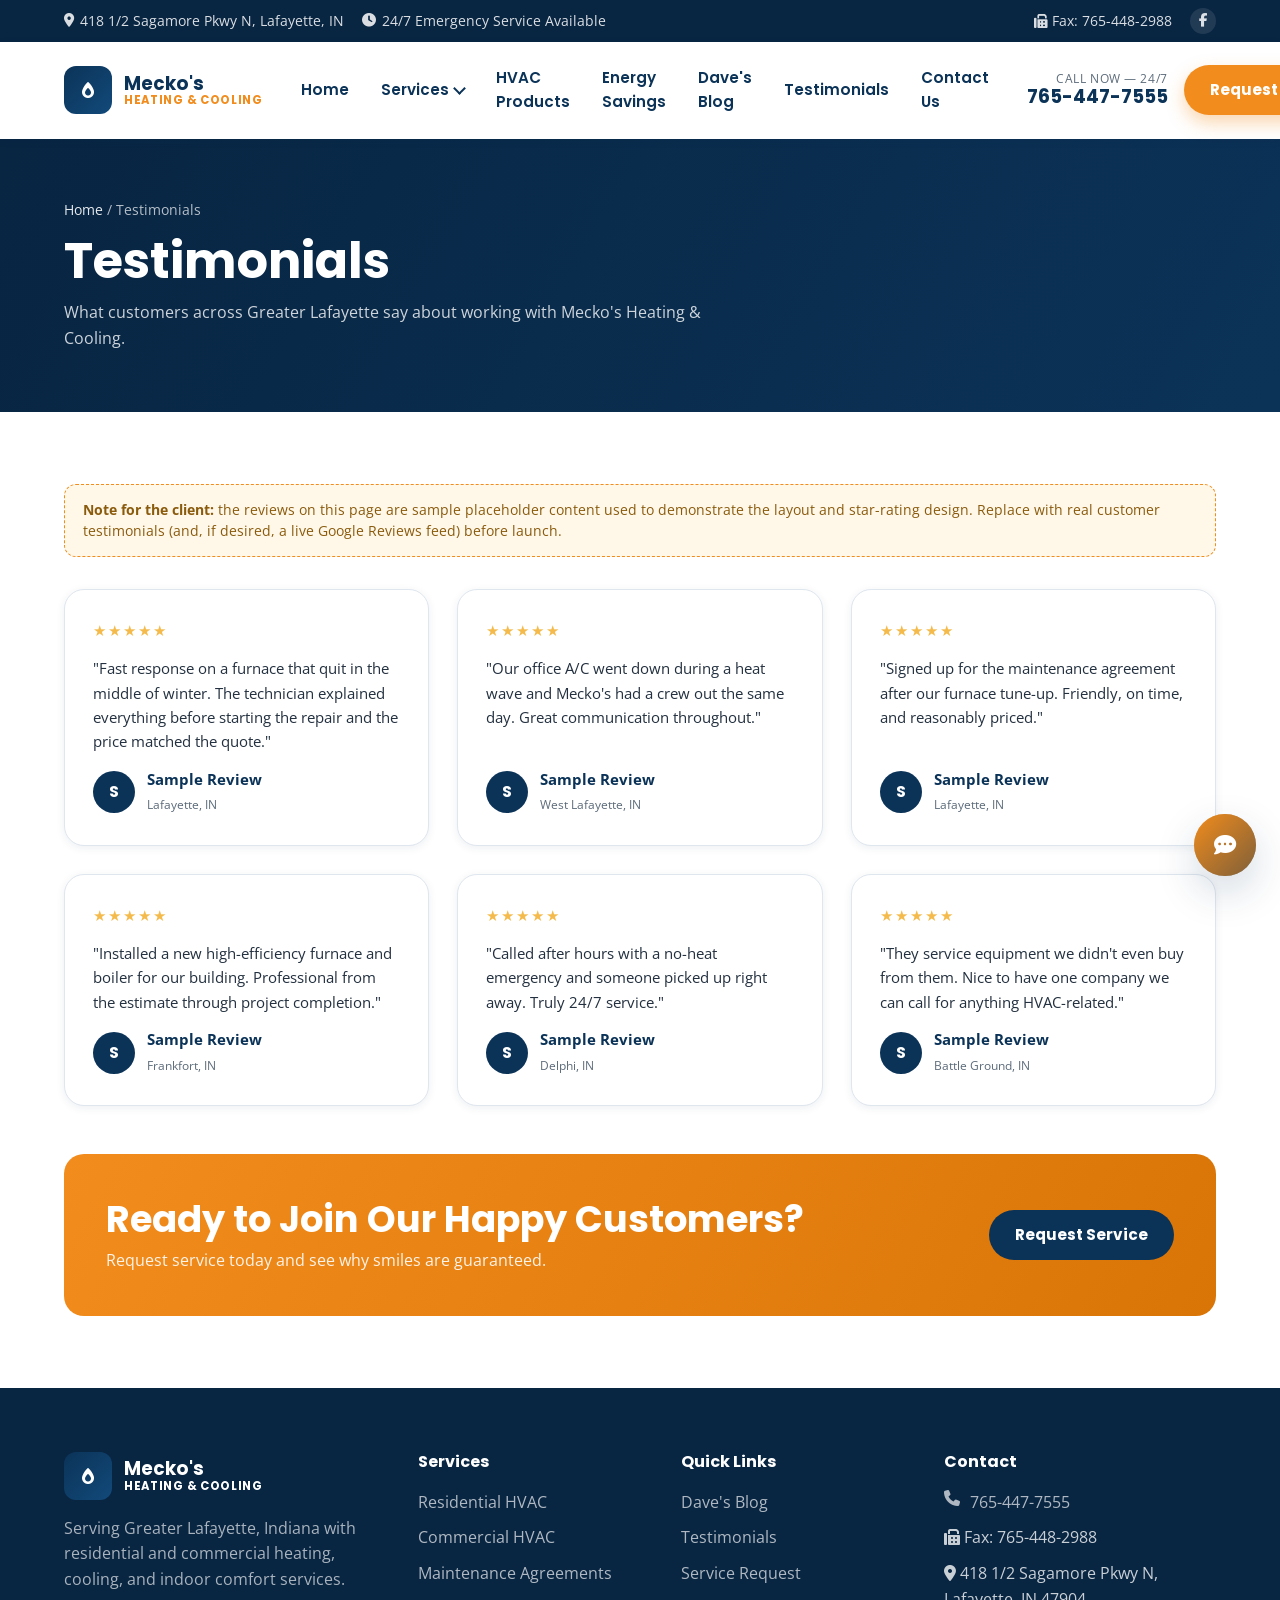
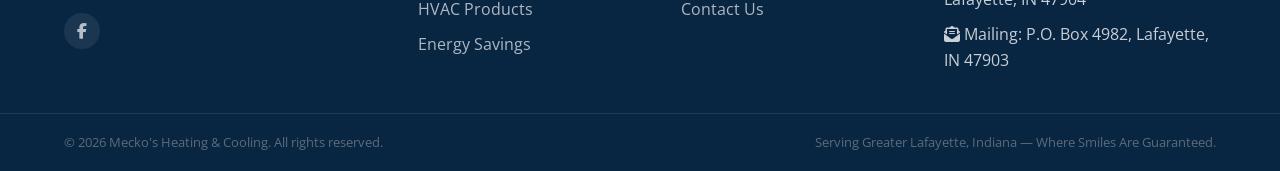
<file: testimonials.html>
<!DOCTYPE html>
<html lang="en">
<head>
<meta charset="UTF-8" />
<meta name="viewport" content="width=device-width, initial-scale=1.0, viewport-fit=cover" />
<title>Testimonials | Mecko's Heating & Cooling</title>
<meta name="description" content="See what customers say about Mecko's Heating & Cooling, serving Greater Lafayette, IN with residential and commercial HVAC services." />
<link rel="preconnect" href="https://fonts.googleapis.com" />
<link rel="preconnect" href="https://fonts.gstatic.com" crossorigin />
<link href="https://fonts.googleapis.com/css2?family=Open+Sans:wght@400;600;700&family=Poppins:wght@600;700;800&display=swap" rel="stylesheet" />
<link rel="stylesheet" href="https://cdnjs.cloudflare.com/ajax/libs/font-awesome/6.5.1/css/all.min.css" />
<link rel="stylesheet" href="css/base.css" />
<link rel="stylesheet" href="css/layout.css" />
<link rel="stylesheet" href="css/components.css" />
<link rel="stylesheet" href="css/responsive.css" />
</head>
<body>
<a class="skip-link" href="#main">Skip to content</a>

<div class="topbar">
  <div class="container">
    <div class="topbar__left">
      <span><i class="fa-solid fa-location-dot"></i> 418 1/2 Sagamore Pkwy N, Lafayette, IN</span>
      <span class="hide-mobile"><i class="fa-solid fa-clock"></i> 24/7 Emergency Service Available</span>
    </div>
    <div class="topbar__right">
      <span class="hide-mobile-sm"><i class="fa-solid fa-fax"></i> Fax: 765-448-2988</span>
      <div class="topbar__social">
        <a href="https://facebook.com/meckosheating" target="_blank" rel="noopener" aria-label="Mecko's on Facebook"><i class="fa-brands fa-facebook-f"></i></a>
      </div>
    </div>
  </div>
</div>

<header class="site-header">
  <div class="container">
    <a href="index.html" class="logo">
      <span class="logo__mark"><i class="fa-solid fa-fire-flame-simple"></i></span>
      <span class="logo__text"><strong>Mecko's</strong><span>Heating &amp; Cooling</span></span>
    </a>
    <nav class="main-nav" aria-label="Main navigation">
      <ul>
        <li><a href="index.html" class="nav-link">Home</a></li>
        <li class="has-dropdown">
          <a href="services.html" class="nav-link">Services <span class="nav-caret"></span></a>
          <div class="dropdown">
            <a href="services.html#residential">Residential HVAC</a>
            <a href="services.html#commercial">Commercial HVAC</a>
            <a href="services.html#maintenance">Maintenance Agreements</a>
            <a href="services.html#emergency">24/7 Emergency Service</a>
          </div>
        </li>
        <li><a href="products.html" class="nav-link">HVAC Products</a></li>
        <li><a href="energy-savings.html" class="nav-link">Energy Savings</a></li>
        <li><a href="blog.html" class="nav-link">Dave's Blog</a></li>
        <li><a href="testimonials.html" class="nav-link">Testimonials</a></li>
        <li><a href="contact.html" class="nav-link">Contact Us</a></li>
      </ul>
      <div class="nav-mobile-cta">
        <a href="contact.html" class="btn btn-primary btn-block">Request Service</a>
      </div>
    </nav>
    <div class="header-cta">
      <div class="header-cta__phone">
        <small>Call Now — 24/7</small>
        <a href="tel:7654477555">765-447-7555</a>
      </div>
      <a href="contact.html" class="btn btn-primary">Request Service</a>
      <button class="nav-toggle" aria-label="Toggle menu" aria-expanded="false">
        <span></span><span></span><span></span>
      </button>
    </div>
  </div>
</header>
<div class="nav-backdrop"></div>

<main id="main">

  <section class="page-hero">
    <div class="container">
      <p class="breadcrumbs"><a href="index.html">Home</a> / Testimonials</p>
      <h1>Testimonials</h1>
      <p>What customers across Greater Lafayette say about working with Mecko's Heating &amp; Cooling.</p>
    </div>
  </section>

  <section class="section">
    <div class="container">
      <div class="placeholder-note">
        <strong>Note for the client:</strong> the reviews on this page are sample placeholder content used to demonstrate the layout and star-rating design. Replace with real customer testimonials (and, if desired, a live Google Reviews feed) before launch.
      </div>

      <div class="grid grid-3">
        <div class="testimonial-card">
          <div class="stars">&#9733;&#9733;&#9733;&#9733;&#9733;</div>
          <p class="quote">"Fast response on a furnace that quit in the middle of winter. The technician explained everything before starting the repair and the price matched the quote."</p>
          <div class="author">
            <div class="avatar">S</div>
            <div><strong>Sample Review</strong><span>Lafayette, IN</span></div>
          </div>
        </div>
        <div class="testimonial-card">
          <div class="stars">&#9733;&#9733;&#9733;&#9733;&#9733;</div>
          <p class="quote">"Our office A/C went down during a heat wave and Mecko's had a crew out the same day. Great communication throughout."</p>
          <div class="author">
            <div class="avatar">S</div>
            <div><strong>Sample Review</strong><span>West Lafayette, IN</span></div>
          </div>
        </div>
        <div class="testimonial-card">
          <div class="stars">&#9733;&#9733;&#9733;&#9733;&#9733;</div>
          <p class="quote">"Signed up for the maintenance agreement after our furnace tune-up. Friendly, on time, and reasonably priced."</p>
          <div class="author">
            <div class="avatar">S</div>
            <div><strong>Sample Review</strong><span>Lafayette, IN</span></div>
          </div>
        </div>
        <div class="testimonial-card">
          <div class="stars">&#9733;&#9733;&#9733;&#9733;&#9733;</div>
          <p class="quote">"Installed a new high-efficiency furnace and boiler for our building. Professional from the estimate through project completion."</p>
          <div class="author">
            <div class="avatar">S</div>
            <div><strong>Sample Review</strong><span>Frankfort, IN</span></div>
          </div>
        </div>
        <div class="testimonial-card">
          <div class="stars">&#9733;&#9733;&#9733;&#9733;&#9733;</div>
          <p class="quote">"Called after hours with a no-heat emergency and someone picked up right away. Truly 24/7 service."</p>
          <div class="author">
            <div class="avatar">S</div>
            <div><strong>Sample Review</strong><span>Delphi, IN</span></div>
          </div>
        </div>
        <div class="testimonial-card">
          <div class="stars">&#9733;&#9733;&#9733;&#9733;&#9733;</div>
          <p class="quote">"They service equipment we didn't even buy from them. Nice to have one company we can call for anything HVAC-related."</p>
          <div class="author">
            <div class="avatar">S</div>
            <div><strong>Sample Review</strong><span>Battle Ground, IN</span></div>
          </div>
        </div>
      </div>

      <div class="cta-banner" style="margin-top:48px;">
        <div>
          <h2>Ready to Join Our Happy Customers?</h2>
          <p>Request service today and see why smiles are guaranteed.</p>
        </div>
        <a href="contact.html" class="btn btn-navy">Request Service</a>
      </div>
    </div>
  </section>

</main>

<footer class="site-footer">
  <div class="footer-top">
    <div class="container footer-grid">
      <div class="footer-col footer-brand">
        <a href="index.html" class="logo">
          <span class="logo__mark"><i class="fa-solid fa-fire-flame-simple"></i></span>
          <span class="logo__text"><strong>Mecko's</strong><span>Heating &amp; Cooling</span></span>
        </a>
        <p>Serving Greater Lafayette, Indiana with residential and commercial heating, cooling, and indoor comfort services.</p>
        <div class="footer-social">
          <a href="https://facebook.com/meckosheating" target="_blank" rel="noopener" aria-label="Facebook"><i class="fa-brands fa-facebook-f"></i></a>
        </div>
      </div>
      <div class="footer-col">
        <h4>Services</h4>
        <ul>
          <li><a href="services.html#residential">Residential HVAC</a></li>
          <li><a href="services.html#commercial">Commercial HVAC</a></li>
          <li><a href="services.html#maintenance">Maintenance Agreements</a></li>
          <li><a href="products.html">HVAC Products</a></li>
          <li><a href="energy-savings.html">Energy Savings</a></li>
        </ul>
      </div>
      <div class="footer-col">
        <h4>Quick Links</h4>
        <ul>
          <li><a href="blog.html">Dave's Blog</a></li>
          <li><a href="testimonials.html">Testimonials</a></li>
          <li><a href="contact.html">Service Request</a></li>
          <li><a href="contact.html">Contact Us</a></li>
        </ul>
      </div>
      <div class="footer-col">
        <h4>Contact</h4>
        <address>
          <a href="tel:7654477555"><i class="fa-solid fa-phone"></i> 765-447-7555</a>
          <span><i class="fa-solid fa-fax"></i> Fax: 765-448-2988</span>
          <span><i class="fa-solid fa-location-dot"></i> 418 1/2 Sagamore Pkwy N, Lafayette, IN 47904</span>
          <span><i class="fa-solid fa-envelope-open-text"></i> Mailing: P.O. Box 4982, Lafayette, IN 47903</span>
        </address>
      </div>
    </div>
  </div>
  <div class="footer-bottom">
    <div class="container">
      <p>&copy; <span id="year"></span> Mecko's Heating &amp; Cooling. All rights reserved.</p>
      <p>Serving Greater Lafayette, Indiana — Where Smiles Are Guaranteed.</p>
    </div>
  </div>
</footer>

<div class="ai-assistant-launcher" role="button" tabindex="0" aria-label="Open AI assistant" aria-expanded="false">
  <span class="pulse"></span>
  <i class="fa-solid fa-comment-dots" style="position:relative;z-index:1;font-size:1.4rem;"></i>
</div>
<div class="ai-assistant-panel" aria-hidden="true">
  <div class="ai-assistant-panel__header">
    <div>
      <h4>Mecko's Assistant</h4>
      <span>Prepared for future AI integration</span>
    </div>
    <button class="ai-assistant-panel__close" aria-label="Close assistant">&times;</button>
  </div>
  <div class="ai-assistant-panel__body">
    <span class="badge-soon">Coming soon</span>
    <p>This assistant panel is a placeholder UI, ready for a future AI backend. For real help right now, call us at <a href="tel:7654477555">765-447-7555</a>.</p>
  </div>
  <form class="ai-assistant-panel__input" data-demo="true">
    <input type="text" placeholder="Type a message..." aria-label="Message" />
    <button type="submit" aria-label="Send"><i class="fa-solid fa-paper-plane"></i></button>
  </form>
</div>

<script src="js/main.js"></script>
<script src="js/ai-assistant.js"></script>
<script>document.getElementById('year').textContent = new Date().getFullYear();</script>
</body>
</html>
</file>
<file: css/base.css>
/* =========================================================
   Mecko's Heating & Cooling — base.css
   Reset, CSS variables, typography, and utility classes
   ========================================================= */

:root {
  /* Brand colors */
  --color-navy: #0b3358;
  --color-navy-dark: #082542;
  --color-navy-light: #124a7a;
  --color-orange: #f28c1c;
  --color-orange-dark: #d97507;
  --color-red: #d13b2c;
  --color-red-dark: #b12e21;
  --color-sky: #eaf3fb;

  --color-white: #ffffff;
  --color-off-white: #f6f8fb;
  --color-border: #dfe6ee;
  --color-text: #23303f;
  --color-text-light: #5c6b7a;
  --color-text-inverse: #ffffff;

  /* Typography */
  --font-heading: "Poppins", "Segoe UI", sans-serif;
  --font-body: "Open Sans", "Segoe UI", sans-serif;

  /* Layout */
  --container-width: 1200px;
  --radius-sm: 6px;
  --radius-md: 12px;
  --radius-lg: 20px;
  --shadow-sm: 0 2px 8px rgba(11, 51, 88, 0.08);
  --shadow-md: 0 8px 24px rgba(11, 51, 88, 0.12);
  --shadow-lg: 0 16px 40px rgba(11, 51, 88, 0.18);
  --transition: all 0.2s ease-in-out;
}

/* ---------- Reset ---------- */
*,
*::before,
*::after {
  box-sizing: border-box;
  margin: 0;
  padding: 0;
}

html {
  scroll-behavior: smooth;
  font-size: 16px;
}

body {
  font-family: var(--font-body);
  color: var(--color-text);
  background: var(--color-white);
  line-height: 1.6;
  overflow-x: hidden;
}

img {
  max-width: 100%;
  display: block;
}

a {
  color: inherit;
  text-decoration: none;
}

ul,
ol {
  list-style: none;
}

button {
  font-family: inherit;
  cursor: pointer;
  border: none;
  background: none;
}

input,
textarea,
select {
  font-family: inherit;
  font-size: 1rem;
}

svg {
  display: block;
}

/* ---------- Typography ---------- */
h1,
h2,
h3,
h4,
h5,
h6 {
  font-family: var(--font-heading);
  font-weight: 700;
  color: var(--color-navy);
  line-height: 1.25;
}

h1 {
  font-size: clamp(2rem, 4vw, 3.1rem);
}

h2 {
  font-size: clamp(1.6rem, 3vw, 2.3rem);
}

h3 {
  font-size: 1.35rem;
}

p {
  color: var(--color-text-light);
}

.eyebrow {
  display: inline-block;
  font-family: var(--font-heading);
  font-weight: 700;
  letter-spacing: 0.08em;
  text-transform: uppercase;
  font-size: 0.8rem;
  color: var(--color-orange);
  margin-bottom: 0.6rem;
}

/* ---------- Layout helpers ---------- */
.container {
  width: 100%;
  max-width: var(--container-width);
  margin-inline: auto;
  padding-inline: 24px;
}

.section {
  padding: 72px 0;
}

.section-tight {
  padding: 48px 0;
}

.section-title {
  max-width: 680px;
  margin-bottom: 2.5rem;
}

.section-title.center {
  margin-inline: auto;
  text-align: center;
}

.text-center {
  text-align: center;
}

.bg-navy {
  background: var(--color-navy);
  color: var(--color-text-inverse);
}

.bg-navy h1,
.bg-navy h2,
.bg-navy h3,
.bg-navy h4 {
  color: var(--color-text-inverse);
}

.bg-navy p {
  color: rgba(255, 255, 255, 0.82);
}

.bg-off-white {
  background: var(--color-off-white);
}

.bg-sky {
  background: var(--color-sky);
}

.grid {
  display: grid;
  gap: 28px;
}

.grid-2 {
  grid-template-columns: repeat(2, 1fr);
}

.grid-3 {
  grid-template-columns: repeat(3, 1fr);
}

.grid-4 {
  grid-template-columns: repeat(4, 1fr);
}

.visually-hidden {
  position: absolute !important;
  width: 1px;
  height: 1px;
  overflow: hidden;
  clip: rect(0 0 0 0);
  white-space: nowrap;
}

.skip-link {
  position: absolute;
  top: -48px;
  left: 12px;
  background: var(--color-navy);
  color: #fff;
  padding: 10px 16px;
  border-radius: var(--radius-sm);
  z-index: 2000;
  transition: top 0.2s ease;
}

.skip-link:focus {
  top: 12px;
}
</file>
<file: css/layout.css>
/* =========================================================
   Mecko's Heating & Cooling — layout.css
   Header, navigation, hero, footer, and page-level regions
   ========================================================= */

/* ---------- Top utility bar ---------- */
.topbar {
  background: var(--color-navy-dark);
  color: rgba(255, 255, 255, 0.85);
  font-size: 0.85rem;
}

.topbar .container {
  display: flex;
  align-items: center;
  justify-content: space-between;
  gap: 16px;
  padding-block: 8px;
}

.topbar__left {
  display: flex;
  align-items: center;
  gap: 18px;
  flex-wrap: wrap;
}

.topbar__left span {
  display: inline-flex;
  align-items: center;
  gap: 6px;
}

.topbar__right {
  display: flex;
  align-items: center;
  gap: 18px;
}

.topbar a {
  transition: var(--transition);
}

.topbar a:hover {
  color: var(--color-orange);
}

.topbar__social {
  display: flex;
  gap: 10px;
}

.topbar__social a {
  width: 26px;
  height: 26px;
  border-radius: 50%;
  background: rgba(255, 255, 255, 0.1);
  display: inline-flex;
  align-items: center;
  justify-content: center;
}

.topbar__social a:hover {
  background: var(--color-orange);
}

/* ---------- Main header ---------- */
.site-header {
  background: var(--color-white);
  box-shadow: var(--shadow-sm);
  position: sticky;
  top: 0;
  z-index: 900;
}

.site-header .container {
  display: flex;
  align-items: center;
  justify-content: space-between;
  gap: 24px;
  padding-block: 14px;
}

.logo {
  display: flex;
  align-items: center;
  gap: 12px;
  flex-shrink: 0;
}

.logo__mark {
  width: 48px;
  height: 48px;
  border-radius: 12px;
  background: linear-gradient(135deg, var(--color-navy), var(--color-navy-light));
  display: flex;
  align-items: center;
  justify-content: center;
  color: #fff;
  flex-shrink: 0;
}

.logo__text {
  font-family: var(--font-heading);
  line-height: 1.1;
}

.logo__text strong {
  display: block;
  font-size: 1.15rem;
  color: var(--color-navy);
}

.logo__text span {
  display: block;
  font-size: 0.72rem;
  color: var(--color-orange);
  font-weight: 700;
  letter-spacing: 0.06em;
  text-transform: uppercase;
}

/* Main nav */
.main-nav {
  display: flex;
  align-items: center;
  gap: 4px;
}

.main-nav > ul {
  display: flex;
  align-items: center;
  gap: 4px;
}

.main-nav a.nav-link {
  display: inline-flex;
  align-items: center;
  gap: 6px;
  padding: 10px 14px;
  font-family: var(--font-heading);
  font-weight: 600;
  font-size: 0.95rem;
  color: var(--color-navy);
  border-radius: var(--radius-sm);
  transition: var(--transition);
}

.main-nav a.nav-link:hover,
.main-nav li.open > a.nav-link {
  background: var(--color-sky);
  color: var(--color-orange-dark);
}

.main-nav li {
  position: relative;
}

.nav-caret {
  width: 9px;
  height: 9px;
  border-right: 2px solid currentColor;
  border-bottom: 2px solid currentColor;
  transform: rotate(45deg);
  margin-top: -3px;
  transition: transform 0.2s ease;
}

.main-nav li.open .nav-caret {
  transform: rotate(225deg);
  margin-top: 3px;
}

.dropdown {
  position: absolute;
  top: calc(100% + 8px);
  left: 0;
  min-width: 280px;
  background: var(--color-white);
  border-radius: var(--radius-md);
  box-shadow: var(--shadow-lg);
  padding: 10px;
  opacity: 0;
  visibility: hidden;
  transform: translateY(6px);
  transition: var(--transition);
  z-index: 950;
}

.main-nav li.open .dropdown {
  opacity: 1;
  visibility: visible;
  transform: translateY(0);
}

.dropdown a {
  display: block;
  padding: 10px 14px;
  border-radius: var(--radius-sm);
  font-size: 0.92rem;
  color: var(--color-text);
}

.dropdown a:hover {
  background: var(--color-sky);
  color: var(--color-orange-dark);
}

.header-cta {
  display: flex;
  align-items: center;
  gap: 16px;
  flex-shrink: 0;
}

.header-cta__phone {
  text-align: right;
  line-height: 1.2;
}

.header-cta__phone small {
  display: block;
  font-size: 0.72rem;
  color: var(--color-text-light);
  text-transform: uppercase;
  letter-spacing: 0.05em;
}

.header-cta__phone a {
  font-family: var(--font-heading);
  font-weight: 700;
  font-size: 1.15rem;
  color: var(--color-navy);
}

.nav-toggle {
  display: none;
  flex-direction: column;
  gap: 5px;
  width: 32px;
  height: 24px;
}

.nav-toggle span {
  display: block;
  height: 3px;
  border-radius: 2px;
  background: var(--color-navy);
  transition: var(--transition);
}

/* ---------- Hero ---------- */
.hero {
  position: relative;
  background: linear-gradient(120deg, var(--color-navy-dark) 0%, var(--color-navy) 55%, var(--color-navy-light) 100%);
  color: var(--color-text-inverse);
  overflow: hidden;
  padding: 90px 0 70px;
}

.hero::before,
.hero::after {
  content: "";
  position: absolute;
  border-radius: 50%;
  opacity: 0.12;
  background: var(--color-orange);
}

.hero::before {
  width: 420px;
  height: 420px;
  top: -160px;
  right: -120px;
}

.hero::after {
  width: 260px;
  height: 260px;
  bottom: -120px;
  right: 22%;
  background: var(--color-white);
  opacity: 0.06;
}

.hero .container {
  position: relative;
  z-index: 2;
  display: grid;
  grid-template-columns: 1.1fr 0.9fr;
  gap: 40px;
  align-items: center;
}

.hero__eyebrow {
  display: inline-flex;
  align-items: center;
  gap: 8px;
  background: rgba(255, 255, 255, 0.12);
  border: 1px solid rgba(255, 255, 255, 0.25);
  padding: 6px 14px;
  border-radius: 999px;
  font-size: 0.8rem;
  font-weight: 700;
  letter-spacing: 0.04em;
  text-transform: uppercase;
  color: var(--color-orange);
  margin-bottom: 18px;
}

.hero h1 {
  color: #fff;
  margin-bottom: 18px;
}

.hero p.lead {
  color: rgba(255, 255, 255, 0.85);
  font-size: 1.1rem;
  max-width: 540px;
  margin-bottom: 28px;
}

.hero__actions {
  display: flex;
  flex-wrap: wrap;
  gap: 14px;
  margin-bottom: 32px;
}

.hero__quicklinks {
  display: grid;
  grid-template-columns: repeat(4, 1fr);
  gap: 12px;
}

.hero__quicklinks a {
  background: rgba(255, 255, 255, 0.08);
  border: 1px solid rgba(255, 255, 255, 0.18);
  border-radius: var(--radius-md);
  padding: 14px 10px;
  text-align: center;
  font-family: var(--font-heading);
  font-weight: 600;
  font-size: 0.88rem;
  transition: var(--transition);
}

.hero__quicklinks a:hover {
  background: var(--color-orange);
  border-color: var(--color-orange);
  transform: translateY(-3px);
}

.hero__panel {
  background: rgba(255, 255, 255, 0.06);
  border: 1px solid rgba(255, 255, 255, 0.16);
  border-radius: var(--radius-lg);
  padding: 30px;
  backdrop-filter: blur(2px);
}

.hero__panel-icon {
  width: 100%;
  aspect-ratio: 4 / 3;
  border-radius: var(--radius-md);
  background: linear-gradient(160deg, rgba(242, 140, 28, 0.25), rgba(255, 255, 255, 0.05));
  display: flex;
  align-items: center;
  justify-content: center;
  margin-bottom: 20px;
}

.hero__stats {
  display: grid;
  grid-template-columns: repeat(3, 1fr);
  gap: 14px;
  text-align: center;
}

.hero__stats strong {
  display: block;
  font-family: var(--font-heading);
  font-size: 1.5rem;
  color: var(--color-orange);
}

.hero__stats span {
  font-size: 0.78rem;
  color: rgba(255, 255, 255, 0.75);
}

/* ---------- Page header (interior pages) ---------- */
.page-hero {
  background: linear-gradient(120deg, var(--color-navy-dark), var(--color-navy));
  color: #fff;
  padding: 60px 0;
}

.page-hero .breadcrumbs {
  font-size: 0.85rem;
  color: rgba(255, 255, 255, 0.7);
  margin-bottom: 10px;
}

.page-hero .breadcrumbs a {
  color: rgba(255, 255, 255, 0.9);
}

.page-hero .breadcrumbs a:hover {
  color: var(--color-orange);
}

.page-hero h1 {
  color: #fff;
  margin-bottom: 8px;
}

.page-hero p {
  color: rgba(255, 255, 255, 0.8);
  max-width: 640px;
}

/* ---------- Footer ---------- */
.site-footer {
  background: var(--color-navy-dark);
  color: rgba(255, 255, 255, 0.78);
}

.footer-top {
  padding: 64px 0 40px;
}

.footer-grid {
  display: grid;
  grid-template-columns: 1.4fr 1fr 1fr 1.2fr;
  gap: 36px;
}

.footer-brand .logo__text strong,
.footer-brand .logo__text span {
  color: #fff;
}

.footer-brand p {
  color: rgba(255, 255, 255, 0.65);
  margin: 16px 0 20px;
  max-width: 320px;
}

.footer-social {
  display: flex;
  gap: 10px;
}

.footer-social a {
  width: 36px;
  height: 36px;
  border-radius: 50%;
  background: rgba(255, 255, 255, 0.08);
  display: inline-flex;
  align-items: center;
  justify-content: center;
  transition: var(--transition);
}

.footer-social a:hover {
  background: var(--color-orange);
}

.footer-col h4 {
  color: #fff;
  font-size: 1rem;
  margin-bottom: 18px;
}

.footer-col ul li {
  margin-bottom: 10px;
}

.footer-col a {
  color: rgba(255, 255, 255, 0.68);
  transition: var(--transition);
}

.footer-col a:hover {
  color: var(--color-orange);
}

.footer-col address {
  font-style: normal;
  display: flex;
  flex-direction: column;
  gap: 10px;
}

.footer-col address a {
  display: flex;
  align-items: flex-start;
  gap: 10px;
}

.footer-bottom {
  border-top: 1px solid rgba(255, 255, 255, 0.1);
  padding: 18px 0;
  font-size: 0.82rem;
}

.footer-bottom .container {
  display: flex;
  justify-content: space-between;
  align-items: center;
  gap: 16px;
  flex-wrap: wrap;
}

.footer-bottom a:hover {
  color: var(--color-orange);
}

/* ---------- Misc layout regions ---------- */
.split {
  display: grid;
  grid-template-columns: 1fr 1fr;
  gap: 48px;
  align-items: center;
}

.map-embed {
  border-radius: var(--radius-lg);
  overflow: hidden;
  box-shadow: var(--shadow-md);
  border: 1px solid var(--color-border);
}

.map-embed iframe {
  width: 100%;
  height: 380px;
  border: 0;
  display: block;
}
</file>
<file: css/components.css>
/* =========================================================
   Mecko's Heating & Cooling — components.css
   Buttons, cards, forms, badges, testimonials, AI assistant
   ========================================================= */

/* ---------- Buttons ---------- */
.btn {
  display: inline-flex;
  align-items: center;
  gap: 10px;
  font-family: var(--font-heading);
  font-weight: 700;
  font-size: 0.95rem;
  padding: 13px 26px;
  border-radius: 999px;
  transition: var(--transition);
  white-space: nowrap;
}

.btn-primary {
  background: var(--color-orange);
  color: #fff;
  box-shadow: 0 8px 18px rgba(242, 140, 28, 0.35);
}

.btn-primary:hover {
  background: var(--color-orange-dark);
  transform: translateY(-2px);
}

.btn-outline {
  background: transparent;
  color: #fff;
  border: 2px solid rgba(255, 255, 255, 0.5);
}

.btn-outline:hover {
  background: rgba(255, 255, 255, 0.12);
  border-color: #fff;
}

.btn-navy {
  background: var(--color-navy);
  color: #fff;
}

.btn-navy:hover {
  background: var(--color-navy-light);
  transform: translateY(-2px);
}

.btn-emergency {
  background: var(--color-red);
  color: #fff;
  box-shadow: 0 8px 18px rgba(209, 59, 44, 0.35);
}

.btn-emergency:hover {
  background: var(--color-red-dark);
  transform: translateY(-2px);
}

.btn-block {
  width: 100%;
  justify-content: center;
}

.btn-sm {
  padding: 9px 18px;
  font-size: 0.85rem;
}

/* ---------- Icon badge ---------- */
.icon-badge {
  width: 56px;
  height: 56px;
  border-radius: var(--radius-md);
  background: var(--color-sky);
  color: var(--color-navy);
  display: flex;
  align-items: center;
  justify-content: center;
  flex-shrink: 0;
}

/* ---------- Service cards (four-column, Summers-style) ---------- */
.service-cards {
  display: grid;
  grid-template-columns: repeat(4, 1fr);
  gap: 24px;
}

.service-card {
  background: var(--color-navy);
  color: #fff;
  border-radius: var(--radius-lg);
  padding: 32px 24px;
  text-align: center;
  transition: var(--transition);
  border: 1px solid rgba(255, 255, 255, 0.05);
}

.service-card:hover {
  transform: translateY(-6px);
  box-shadow: var(--shadow-lg);
}

.service-card .icon-badge {
  margin-inline: auto;
  margin-bottom: 18px;
  background: rgba(242, 140, 28, 0.18);
  color: var(--color-orange);
}

.service-card h3 {
  color: #fff;
  font-size: 1.15rem;
  margin-bottom: 14px;
}

.service-card ul {
  text-align: left;
  display: flex;
  flex-direction: column;
  gap: 8px;
}

.service-card ul li {
  font-size: 0.9rem;
  color: rgba(255, 255, 255, 0.78);
  padding-bottom: 8px;
  border-bottom: 1px solid rgba(255, 255, 255, 0.12);
  display: flex;
  align-items: flex-start;
  gap: 8px;
}

.service-card ul li::before {
  content: "";
  width: 6px;
  height: 6px;
  border-radius: 50%;
  background: var(--color-orange);
  margin-top: 7px;
  flex-shrink: 0;
}

.service-card a.card-link {
  display: inline-block;
  margin-top: 16px;
  font-family: var(--font-heading);
  font-weight: 700;
  font-size: 0.85rem;
  color: var(--color-orange);
}

/* ---------- Feature list ---------- */
.feature-list {
  display: flex;
  flex-direction: column;
  gap: 20px;
}

.feature-item {
  display: flex;
  gap: 16px;
}

.feature-item h4 {
  margin-bottom: 4px;
  font-size: 1.02rem;
}

.feature-item p {
  font-size: 0.92rem;
}

/* ---------- Generic content card ---------- */
.card {
  background: #fff;
  border: 1px solid var(--color-border);
  border-radius: var(--radius-lg);
  padding: 28px;
  box-shadow: var(--shadow-sm);
  transition: var(--transition);
}

.card:hover {
  box-shadow: var(--shadow-md);
  transform: translateY(-4px);
}

.card .icon-badge {
  margin-bottom: 18px;
}

.card h3 {
  margin-bottom: 10px;
  font-size: 1.1rem;
}

.card p {
  font-size: 0.95rem;
}

/* ---------- Product card ---------- */
.product-card {
  background: #fff;
  border-radius: var(--radius-lg);
  overflow: hidden;
  border: 1px solid var(--color-border);
  box-shadow: var(--shadow-sm);
  transition: var(--transition);
}

.product-card:hover {
  box-shadow: var(--shadow-md);
  transform: translateY(-4px);
}

.product-card__media {
  height: 150px;
  background: linear-gradient(135deg, var(--color-sky), #fff);
  display: flex;
  align-items: center;
  justify-content: center;
  color: var(--color-navy);
}

.product-card__body {
  padding: 22px;
}

.product-card__body h3 {
  margin-bottom: 8px;
  font-size: 1.05rem;
}

.product-card__body p {
  font-size: 0.9rem;
  margin-bottom: 14px;
}

.tag-list {
  display: flex;
  flex-wrap: wrap;
  gap: 8px;
}

.tag {
  background: var(--color-sky);
  color: var(--color-navy);
  font-size: 0.75rem;
  font-weight: 700;
  padding: 5px 12px;
  border-radius: 999px;
}

/* ---------- Stats strip ---------- */
.stats-strip {
  display: grid;
  grid-template-columns: repeat(4, 1fr);
  gap: 24px;
  text-align: center;
}

.stats-strip strong {
  display: block;
  font-family: var(--font-heading);
  font-size: 2rem;
  color: var(--color-orange);
}

.stats-strip span {
  font-size: 0.85rem;
  color: rgba(255, 255, 255, 0.75);
}

/* ---------- Testimonials ---------- */
.testimonial-card {
  background: #fff;
  border-radius: var(--radius-lg);
  padding: 28px;
  border: 1px solid var(--color-border);
  box-shadow: var(--shadow-sm);
  display: flex;
  flex-direction: column;
  gap: 14px;
  height: 100%;
}

.testimonial-card .stars {
  color: #f4bb4c;
  font-size: 0.95rem;
  letter-spacing: 2px;
}

.testimonial-card p.quote {
  color: var(--color-text);
  font-size: 0.95rem;
  flex-grow: 1;
}

.testimonial-card .author {
  display: flex;
  align-items: center;
  gap: 12px;
}

.testimonial-card .avatar {
  width: 42px;
  height: 42px;
  border-radius: 50%;
  background: var(--color-navy);
  color: #fff;
  display: flex;
  align-items: center;
  justify-content: center;
  font-family: var(--font-heading);
  font-weight: 700;
  flex-shrink: 0;
}

.testimonial-card .author strong {
  display: block;
  font-size: 0.92rem;
  color: var(--color-navy);
}

.testimonial-card .author span {
  font-size: 0.78rem;
  color: var(--color-text-light);
}

.placeholder-note {
  background: #fff7e8;
  border: 1px dashed var(--color-orange);
  color: #8a5b0d;
  font-size: 0.85rem;
  padding: 14px 18px;
  border-radius: var(--radius-md);
  margin-bottom: 32px;
}

/* ---------- Accordion (FAQ / tips) ---------- */
.accordion-item {
  border: 1px solid var(--color-border);
  border-radius: var(--radius-md);
  margin-bottom: 12px;
  overflow: hidden;
}

.accordion-trigger {
  width: 100%;
  display: flex;
  justify-content: space-between;
  align-items: center;
  padding: 18px 22px;
  font-family: var(--font-heading);
  font-weight: 700;
  color: var(--color-navy);
  background: #fff;
  text-align: left;
}

.accordion-trigger .plus {
  font-size: 1.3rem;
  color: var(--color-orange);
  transition: transform 0.2s ease;
}

.accordion-item.active .accordion-trigger .plus {
  transform: rotate(45deg);
}

.accordion-panel {
  max-height: 0;
  overflow: hidden;
  transition: max-height 0.25s ease;
  background: var(--color-off-white);
}

.accordion-panel-inner {
  padding: 0 22px 20px;
  font-size: 0.92rem;
  color: var(--color-text-light);
}

/* ---------- Forms ---------- */
.form-card {
  background: #fff;
  border-radius: var(--radius-lg);
  padding: 34px;
  box-shadow: var(--shadow-md);
  border: 1px solid var(--color-border);
}

.form-row {
  display: grid;
  grid-template-columns: 1fr 1fr;
  gap: 16px;
}

.form-group {
  margin-bottom: 18px;
}

.form-group label {
  display: block;
  font-family: var(--font-heading);
  font-weight: 600;
  font-size: 0.85rem;
  color: var(--color-navy);
  margin-bottom: 6px;
}

.form-group input,
.form-group select,
.form-group textarea {
  width: 100%;
  padding: 12px 14px;
  border: 1px solid var(--color-border);
  border-radius: var(--radius-sm);
  color: var(--color-text);
  transition: var(--transition);
  background: #fbfcfe;
}

.form-group input:focus,
.form-group select:focus,
.form-group textarea:focus {
  outline: none;
  border-color: var(--color-orange);
  background: #fff;
  box-shadow: 0 0 0 3px rgba(242, 140, 28, 0.15);
}

.form-checkbox {
  display: flex;
  align-items: flex-start;
  gap: 10px;
  font-size: 0.8rem;
  color: var(--color-text-light);
  margin-bottom: 20px;
}

.form-checkbox input {
  margin-top: 4px;
  width: auto;
}

.form-note {
  font-size: 0.78rem;
  color: var(--color-text-light);
  margin-top: 14px;
}

/* ---------- Info list (contact details) ---------- */
.info-list {
  display: flex;
  flex-direction: column;
  gap: 18px;
}

.info-list .info-item {
  display: flex;
  gap: 14px;
  align-items: flex-start;
}

.info-item strong {
  display: block;
  color: var(--color-navy);
  font-family: var(--font-heading);
  font-size: 0.95rem;
}

.info-item span,
.info-item a {
  font-size: 0.92rem;
  color: var(--color-text-light);
}

.info-item a:hover {
  color: var(--color-orange);
}

/* ---------- Banner / CTA strip ---------- */
.cta-banner {
  background: linear-gradient(120deg, var(--color-orange), var(--color-orange-dark));
  border-radius: var(--radius-lg);
  padding: 42px;
  color: #fff;
  display: flex;
  align-items: center;
  justify-content: space-between;
  gap: 24px;
  flex-wrap: wrap;
}

.cta-banner h2 {
  color: #fff;
  margin-bottom: 6px;
}

.cta-banner p {
  color: rgba(255, 255, 255, 0.9);
}

.cta-banner .btn-navy:hover {
  background: var(--color-navy-dark);
}

/* ---------- AI Assistant (placeholder entry point) ----------
   NOTE: This is a visual entry point only. It is intentionally
   NOT wired to any AI backend. See js/ai-assistant.js for the
   prepared hooks a developer can connect later. */
.ai-assistant-launcher {
  position: fixed;
  right: 24px;
  bottom: 24px;
  width: 62px;
  height: 62px;
  border-radius: 50%;
  background: linear-gradient(135deg, var(--color-orange), var(--color-navy));
  color: #fff;
  display: flex;
  align-items: center;
  justify-content: center;
  box-shadow: var(--shadow-lg);
  z-index: 1000;
  transition: var(--transition);
}

.ai-assistant-launcher:hover {
  transform: scale(1.06);
}

.ai-assistant-launcher .pulse {
  position: absolute;
  inset: 0;
  border-radius: 50%;
  background: var(--color-orange);
  opacity: 0.5;
  animation: ai-pulse 2.4s ease-out infinite;
}

@keyframes ai-pulse {
  0% {
    transform: scale(1);
    opacity: 0.45;
  }
  100% {
    transform: scale(1.7);
    opacity: 0;
  }
}

.ai-assistant-panel {
  position: fixed;
  right: 24px;
  bottom: 100px;
  width: 320px;
  max-width: calc(100vw - 48px);
  background: #fff;
  border-radius: var(--radius-lg);
  box-shadow: var(--shadow-lg);
  border: 1px solid var(--color-border);
  overflow: hidden;
  z-index: 1000;
  opacity: 0;
  visibility: hidden;
  transform: translateY(16px);
  transition: var(--transition);
}

.ai-assistant-panel.open {
  opacity: 1;
  visibility: visible;
  transform: translateY(0);
}

.ai-assistant-panel__header {
  background: var(--color-navy);
  color: #fff;
  padding: 16px 18px;
  display: flex;
  align-items: center;
  justify-content: space-between;
}

.ai-assistant-panel__header h4 {
  color: #fff;
  font-size: 0.95rem;
  margin-bottom: 2px;
}

.ai-assistant-panel__header span {
  font-size: 0.72rem;
  color: rgba(255, 255, 255, 0.7);
}

.ai-assistant-panel__close {
  color: #fff;
  font-size: 1.1rem;
  line-height: 1;
}

.ai-assistant-panel__body {
  padding: 20px 18px;
  font-size: 0.88rem;
  color: var(--color-text-light);
}

.ai-assistant-panel__body .badge-soon {
  display: inline-block;
  background: var(--color-sky);
  color: var(--color-navy);
  font-size: 0.7rem;
  font-weight: 700;
  padding: 4px 10px;
  border-radius: 999px;
  margin-bottom: 10px;
}

.ai-assistant-panel__input {
  display: flex;
  border-top: 1px solid var(--color-border);
}

.ai-assistant-panel__input input {
  flex: 1;
  border: none;
  padding: 14px 16px;
  font-size: 0.85rem;
}

.ai-assistant-panel__input input:focus {
  outline: none;
}

.ai-assistant-panel__input button {
  padding: 0 18px;
  color: var(--color-orange);
  font-weight: 700;
}

/* ---------- Emergency ribbon ---------- */
.emergency-ribbon {
  background: var(--color-red);
  color: #fff;
  text-align: center;
  font-size: 0.85rem;
  font-weight: 600;
  padding: 8px 12px;
}

.emergency-ribbon a {
  text-decoration: underline;
  font-weight: 700;
}
</file>
<file: css/responsive.css>
/* =========================================================
   Mecko's Heating & Cooling — responsive.css
   Tablet and mobile adaptations (not just scaled-down desktop)
   ========================================================= */

/* ---------- Tablet (<=1024px) ---------- */
@media (max-width: 1024px) {
  .hero .container {
    grid-template-columns: 1fr;
  }

  .hero__panel {
    order: -1;
  }

  .hero__quicklinks {
    grid-template-columns: repeat(2, 1fr);
  }

  .service-cards {
    grid-template-columns: repeat(2, 1fr);
  }

  .grid-4 {
    grid-template-columns: repeat(2, 1fr);
  }

  .grid-3 {
    grid-template-columns: repeat(2, 1fr);
  }

  .footer-grid {
    grid-template-columns: 1fr 1fr;
  }

  .split {
    grid-template-columns: 1fr;
  }

  .split .split__media {
    order: -1;
  }

  .stats-strip {
    grid-template-columns: repeat(2, 1fr);
    gap: 28px;
  }
}

/* ---------- Mobile nav breakpoint (<=880px) ---------- */
@media (max-width: 880px) {
  .topbar__left span.hide-mobile {
    display: none;
  }

  .header-cta__phone {
    display: none;
  }

  .nav-toggle {
    display: flex;
  }

  .main-nav {
    position: fixed;
    top: 0;
    right: 0;
    height: 100vh;
    width: min(320px, 84vw);
    background: var(--color-navy-dark);
    flex-direction: column;
    align-items: stretch;
    padding: 90px 24px 24px;
    transform: translateX(100%);
    transition: transform 0.28s ease;
    z-index: 1100;
    overflow-y: auto;
  }

  .main-nav.open {
    transform: translateX(0);
  }

  .main-nav > ul {
    flex-direction: column;
    align-items: stretch;
    gap: 2px;
  }

  .main-nav a.nav-link {
    color: #fff;
    justify-content: space-between;
    padding: 14px 10px;
    border-bottom: 1px solid rgba(255, 255, 255, 0.08);
    border-radius: 0;
  }

  .main-nav a.nav-link:hover,
  .main-nav li.open > a.nav-link {
    background: rgba(255, 255, 255, 0.06);
    color: var(--color-orange);
  }

  .dropdown {
    position: static;
    box-shadow: none;
    background: rgba(0, 0, 0, 0.2);
    opacity: 1;
    visibility: visible;
    transform: none;
    display: none;
    min-width: 100%;
  }

  .main-nav li.open .dropdown {
    display: block;
  }

  .dropdown a {
    color: rgba(255, 255, 255, 0.82);
  }

  .dropdown a:hover {
    background: rgba(255, 255, 255, 0.08);
    color: var(--color-orange);
  }

  .nav-backdrop {
    display: none;
    position: fixed;
    inset: 0;
    background: rgba(8, 37, 66, 0.55);
    z-index: 1050;
  }

  .nav-backdrop.open {
    display: block;
  }

  .nav-mobile-cta {
    display: block;
    margin-top: 20px;
  }
}

@media (min-width: 881px) {
  .nav-mobile-cta {
    display: none;
  }
}

/* ---------- Mobile (<=768px) ---------- */
@media (max-width: 768px) {
  .section {
    padding: 52px 0;
  }

  .hero {
    padding: 56px 0 44px;
    text-align: left;
  }

  .hero__actions {
    flex-direction: column;
    align-items: stretch;
  }

  .hero__actions .btn {
    justify-content: center;
  }

  .hero__quicklinks {
    grid-template-columns: repeat(2, 1fr);
  }

  .service-cards,
  .grid-4,
  .grid-3,
  .grid-2 {
    grid-template-columns: 1fr;
  }

  .footer-grid {
    grid-template-columns: 1fr;
    gap: 32px;
  }

  .footer-bottom .container {
    flex-direction: column;
    text-align: center;
  }

  .stats-strip {
    grid-template-columns: repeat(2, 1fr);
  }

  .cta-banner {
    flex-direction: column;
    text-align: center;
  }

  .form-row {
    grid-template-columns: 1fr;
  }

  .page-hero {
    padding: 44px 0;
  }

  .ai-assistant-panel {
    right: 12px;
    left: 12px;
    width: auto;
    bottom: 92px;
  }

  .ai-assistant-launcher {
    right: 16px;
    bottom: 16px;
    width: 56px;
    height: 56px;
  }

  .map-embed iframe {
    height: 280px;
  }
}

/* ---------- Small mobile (<=480px) ---------- */
@media (max-width: 480px) {
  .container {
    padding-inline: 18px;
  }

  h1 {
    font-size: 1.9rem;
  }

  .logo__text strong {
    font-size: 1rem;
  }

  .btn {
    padding: 12px 20px;
    font-size: 0.9rem;
  }

  .topbar__right span.hide-mobile-sm {
    display: none;
  }
}
</file>
